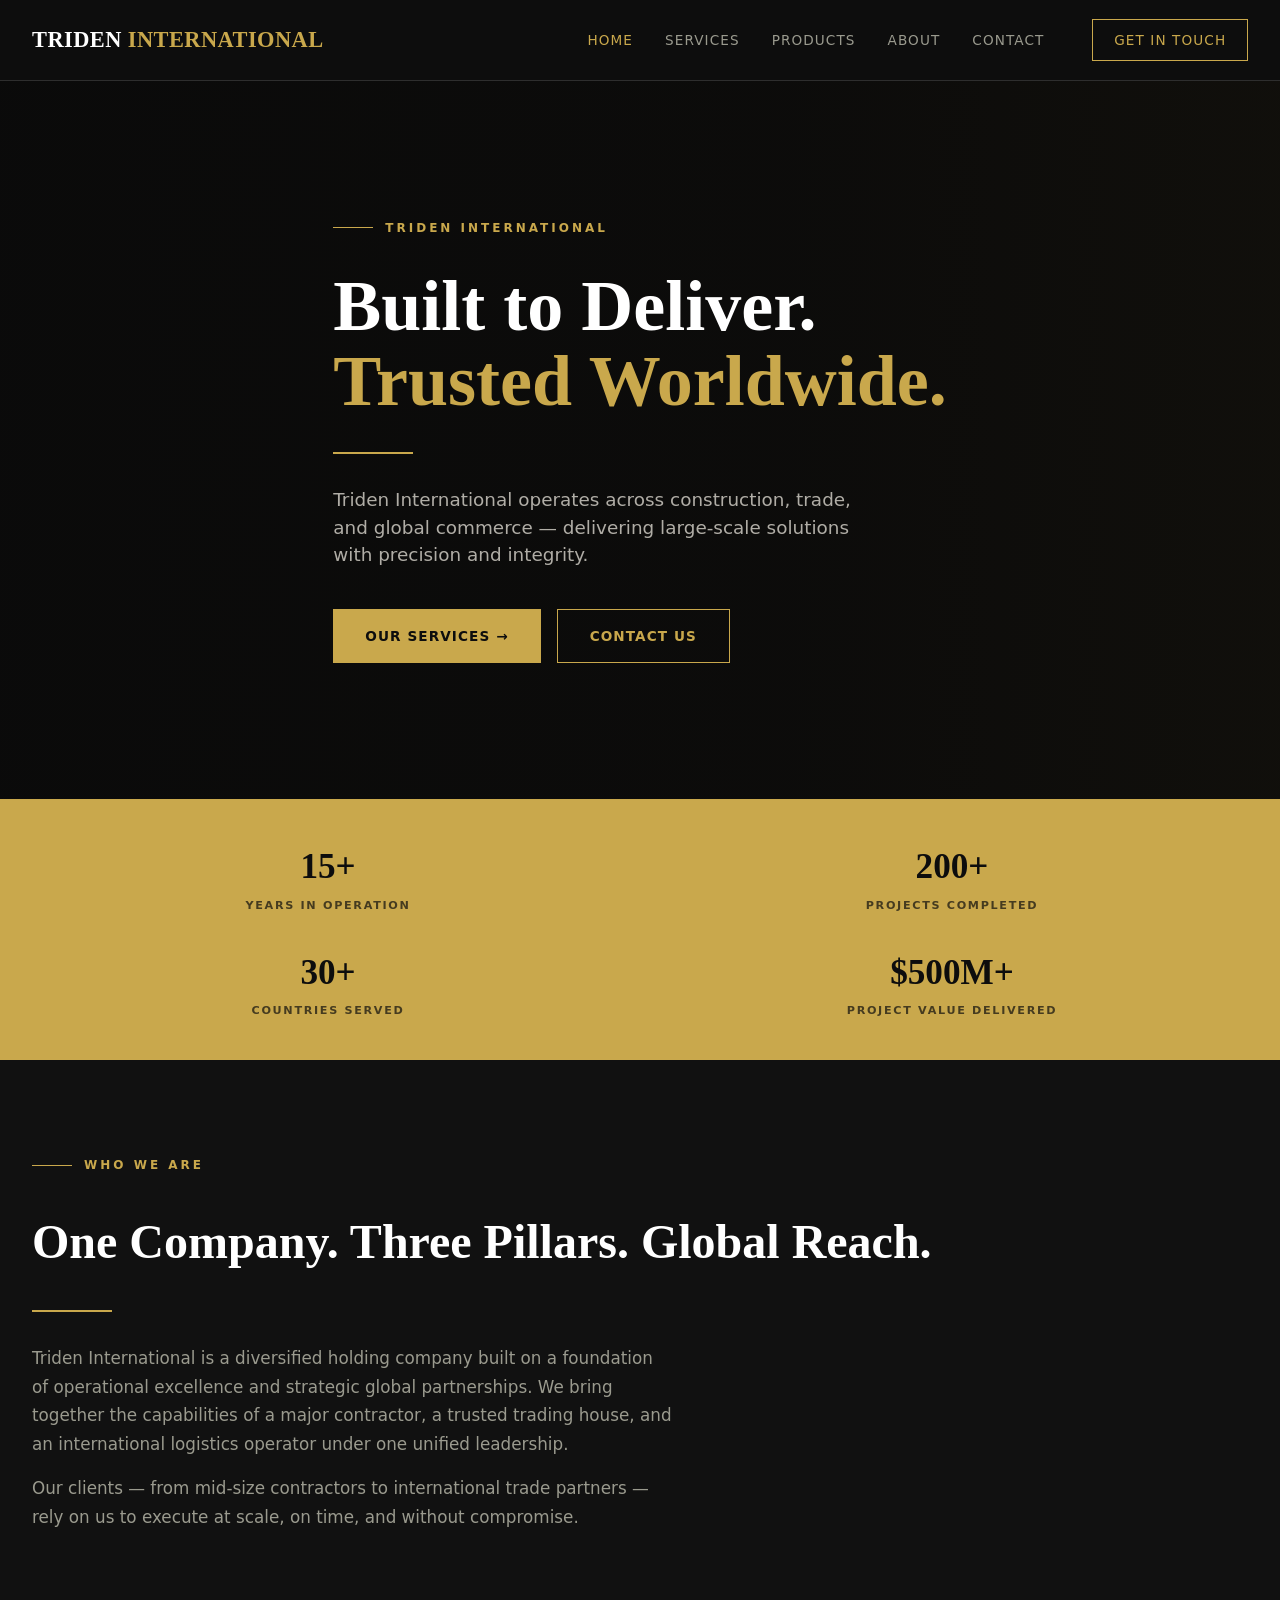
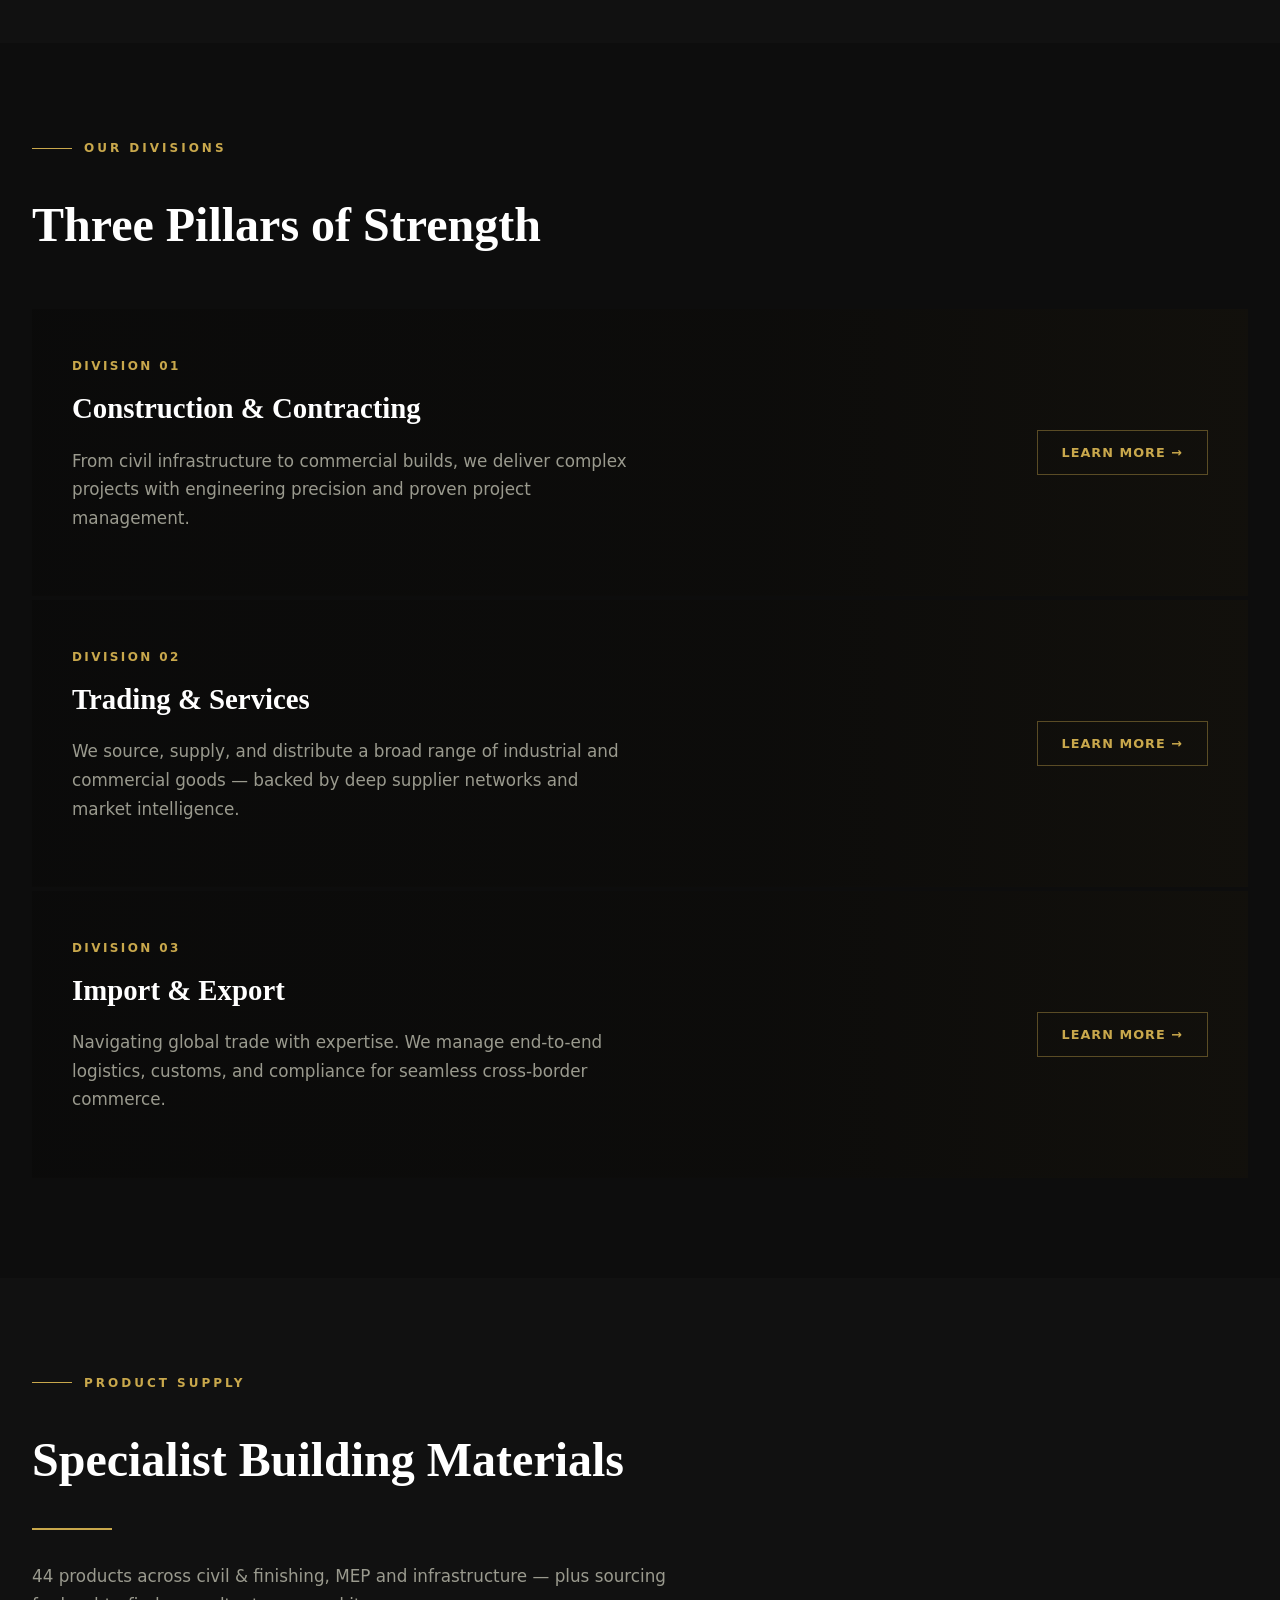
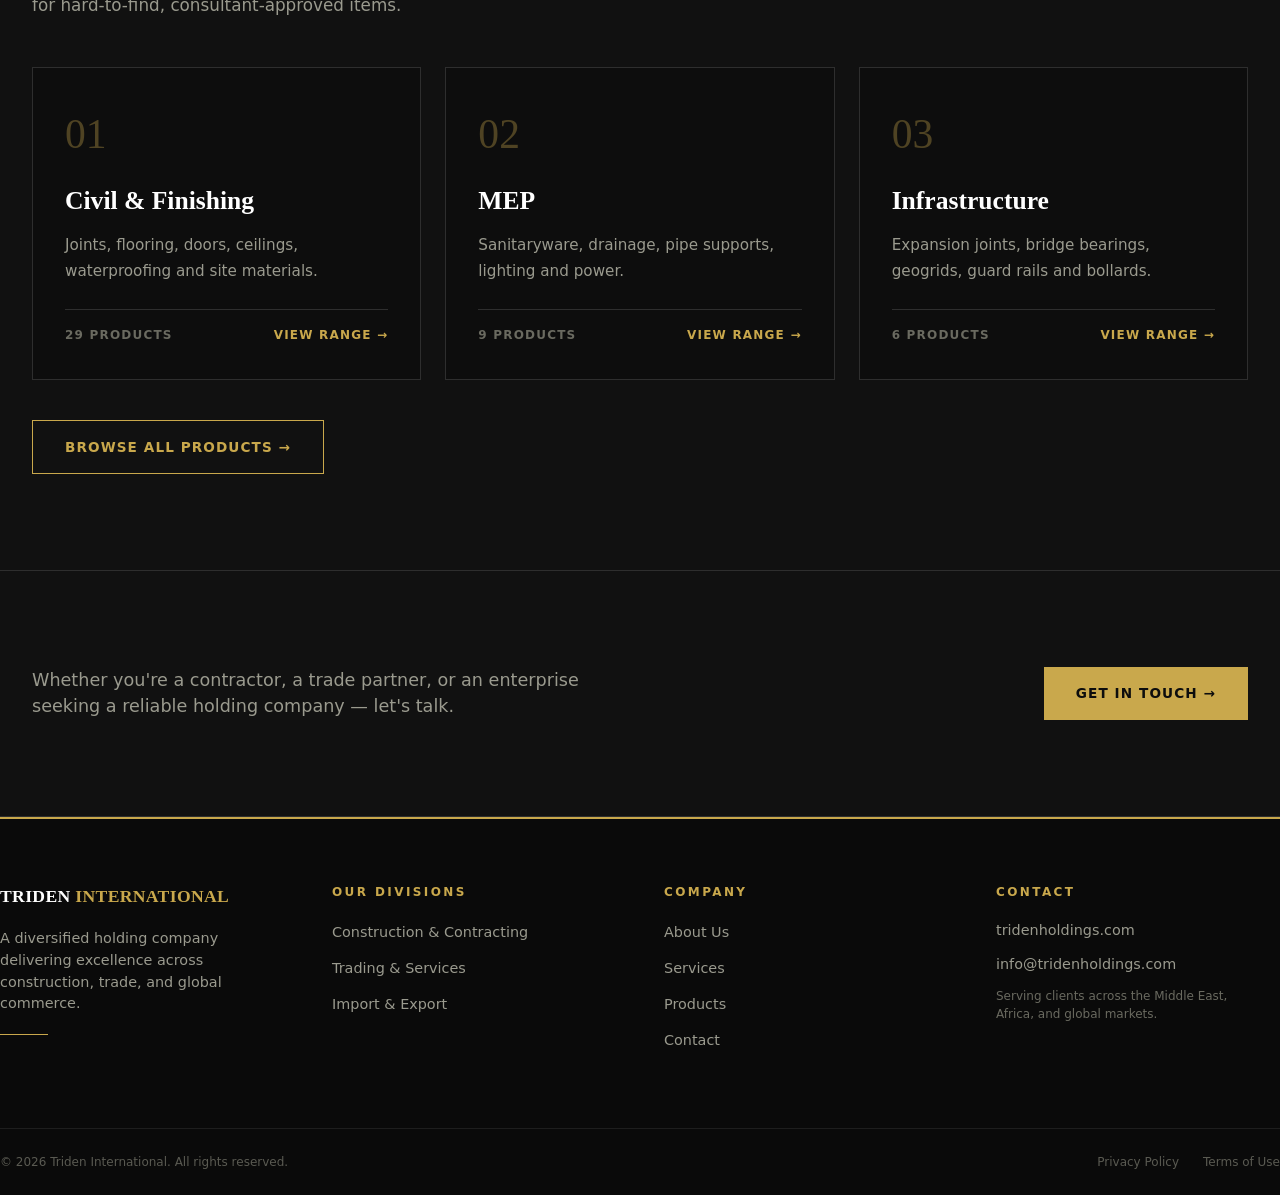
<file: index.html>
<!DOCTYPE html>
<html lang="en">
<head>
<meta charset="UTF-8">
<meta name="viewport" content="width=device-width, initial-scale=1.0">
<title>Triden International — Built to Deliver. Trusted Worldwide.</title>
<link rel="stylesheet" href="styles.css">
</head>
<body>

<header>
  <div class="container header-inner">
    <a href="index.html" class="logo">TRIDEN <span>INTERNATIONAL</span></a>
    <nav class="main-nav">
      <a href="index.html" class="active">Home</a>
      <a href="services.html">Services</a>
      <a href="products.html">Products</a>
      <a href="about.html">About</a>
      <a href="contact.html">Contact</a>
      <a href="contact.html" class="nav-cta">Get in Touch</a>
    </nav>
    <button class="menu-toggle" aria-label="Toggle menu">☰</button>
  </div>
</header>

<main>
  <section class="hero" style="background-image: linear-gradient(to right, rgba(10,10,10,.97), rgba(10,10,10,.85) 60%, rgba(10,10,10,.5)), url('https://picsum.photos/seed/triden-hero/1920/1080');">
    <div class="container hero-inner reveal">
      <div class="eyebrow"><div class="line"></div><span>Triden International</span></div>
      <h1 class="hero-title">Built to Deliver.</h1>
      <h1 class="hero-title accent">Trusted Worldwide.</h1>
      <div class="rule"></div>
      <p class="lead">Triden International operates across construction, trade, and global commerce — delivering large-scale solutions with precision and integrity.</p>
      <div class="hero-actions">
        <a href="services.html" class="btn btn-primary">Our Services →</a>
        <a href="contact.html" class="btn btn-outline">Contact Us</a>
      </div>
    </div>
  </section>

  <section class="stats">
    <div class="container stats-grid reveal">
      <div><div class="stat-value">15+</div><div class="stat-label">Years in Operation</div></div>
      <div><div class="stat-value">200+</div><div class="stat-label">Projects Completed</div></div>
      <div><div class="stat-value">30+</div><div class="stat-label">Countries Served</div></div>
      <div><div class="stat-value">$500M+</div><div class="stat-label">Project Value Delivered</div></div>
    </div>
  </section>

  <section class="section bg-panel">
    <div class="container reveal">
      <div class="eyebrow"><div class="line"></div><span>Who We Are</span></div>
      <h2>One Company. Three Pillars. Global Reach.</h2>
      <div class="rule"></div>
      <p>Triden International is a diversified holding company built on a foundation of operational excellence and strategic global partnerships. We bring together the capabilities of a major contractor, a trusted trading house, and an international logistics operator under one unified leadership.</p>
      <p>Our clients — from mid-size contractors to international trade partners — rely on us to execute at scale, on time, and without compromise.</p>
    </div>
  </section>

  <section class="section bg-dark">
    <div class="container">
      <div class="eyebrow"><div class="line"></div><span>Our Divisions</span></div>
      <h2 style="margin-bottom:3rem;">Three Pillars of Strength</h2>

      <div class="division reveal" style="background-image: linear-gradient(to right, rgba(10,10,10,.95), rgba(10,10,10,.8) 60%, rgba(10,10,10,.4)), url('https://picsum.photos/seed/triden-construction/900/400');">
        <div class="division-content">
          <div>
            <div class="division-tag">Division 01</div>
            <h3>Construction &amp; Contracting</h3>
            <p>From civil infrastructure to commercial builds, we deliver complex projects with engineering precision and proven project management.</p>
          </div>
          <a href="services.html" class="division-link">Learn More →</a>
        </div>
      </div>

      <div class="division reveal" style="background-image: linear-gradient(to right, rgba(10,10,10,.95), rgba(10,10,10,.8) 60%, rgba(10,10,10,.4)), url('https://picsum.photos/seed/triden-trading/900/400');">
        <div class="division-content">
          <div>
            <div class="division-tag">Division 02</div>
            <h3>Trading &amp; Services</h3>
            <p>We source, supply, and distribute a broad range of industrial and commercial goods — backed by deep supplier networks and market intelligence.</p>
          </div>
          <a href="services.html" class="division-link">Learn More →</a>
        </div>
      </div>

      <div class="division reveal" style="background-image: linear-gradient(to right, rgba(10,10,10,.95), rgba(10,10,10,.8) 60%, rgba(10,10,10,.4)), url('https://picsum.photos/seed/triden-importexport/900/400');">
        <div class="division-content">
          <div>
            <div class="division-tag">Division 03</div>
            <h3>Import &amp; Export</h3>
            <p>Navigating global trade with expertise. We manage end-to-end logistics, customs, and compliance for seamless cross-border commerce.</p>
          </div>
          <a href="services.html" class="division-link">Learn More →</a>
        </div>
      </div>
    </div>
  </section>

  <section class="section bg-panel">
    <div class="container">
      <div class="eyebrow"><div class="line"></div><span>Product Supply</span></div>
      <h2>Specialist Building Materials</h2>
      <div class="rule"></div>
      <p style="margin-bottom:3rem;">44 products across civil &amp; finishing, MEP and infrastructure — plus sourcing for hard-to-find, consultant-approved items.</p>
      <div class="sector-grid">
        <a class="sector-card reveal" href="products-civil.html"><div class="sector-num">01</div><h3>Civil &amp; Finishing</h3><p>Joints, flooring, doors, ceilings, waterproofing and site materials.</p><div class="sector-foot"><span>29 products</span><span>View range →</span></div></a>
        <a class="sector-card reveal" href="products-mep.html"><div class="sector-num">02</div><h3>MEP</h3><p>Sanitaryware, drainage, pipe supports, lighting and power.</p><div class="sector-foot"><span>9 products</span><span>View range →</span></div></a>
        <a class="sector-card reveal" href="products-infrastructure.html"><div class="sector-num">03</div><h3>Infrastructure</h3><p>Expansion joints, bridge bearings, geogrids, guard rails and bollards.</p><div class="sector-foot"><span>6 products</span><span>View range →</span></div></a>
      </div>
      <div style="margin-top:2.5rem;"><a href="products.html" class="btn btn-outline">Browse All Products →</a></div>
    </div>
  </section>

  <section class="cta-section">
    <div class="container cta-flex reveal">
      <p>Whether you're a contractor, a trade partner, or an enterprise seeking a reliable holding company — let's talk.</p>
      <a href="contact.html" class="btn btn-primary">Get in Touch →</a>
    </div>
  </section>
</main>

<footer>
  <div class="footer-top"></div>
  <div class="container footer-grid">
    <div>
      <div class="logo" style="font-size:1.1rem; margin-bottom:1.2rem;">TRIDEN <span>INTERNATIONAL</span></div>
      <p class="footer-desc">A diversified holding company delivering excellence across construction, trade, and global commerce.</p>
      <div class="footer-rule"></div>
    </div>
    <div>
      <h4>Our Divisions</h4>
      <ul>
        <li><a href="services.html">Construction &amp; Contracting</a></li>
        <li><a href="services.html">Trading &amp; Services</a></li>
        <li><a href="services.html">Import &amp; Export</a></li>
      </ul>
    </div>
    <div>
      <h4>Company</h4>
      <ul>
        <li><a href="about.html">About Us</a></li>
        <li><a href="services.html">Services</a></li>
        <li><a href="products.html">Products</a></li>
        <li><a href="contact.html">Contact</a></li>
      </ul>
    </div>
    <div>
      <h4>Contact</h4>
      <ul>
        <li class="contact-item">tridenholdings.com</li>
        <li class="contact-item">info@tridenholdings.com</li>
        <li class="contact-item small">Serving clients across the Middle East,<br>Africa, and global markets.</li>
      </ul>
    </div>
  </div>
  <div class="container footer-bottom">
    <p>© 2026 Triden International. All rights reserved.</p>
    <div class="footer-legal">
      <a href="privacy.html">Privacy Policy</a>
      <a href="terms.html">Terms of Use</a>
    </div>
  </div>
</footer>

<script src="script.js"></script>
</body>
</html>
</file>
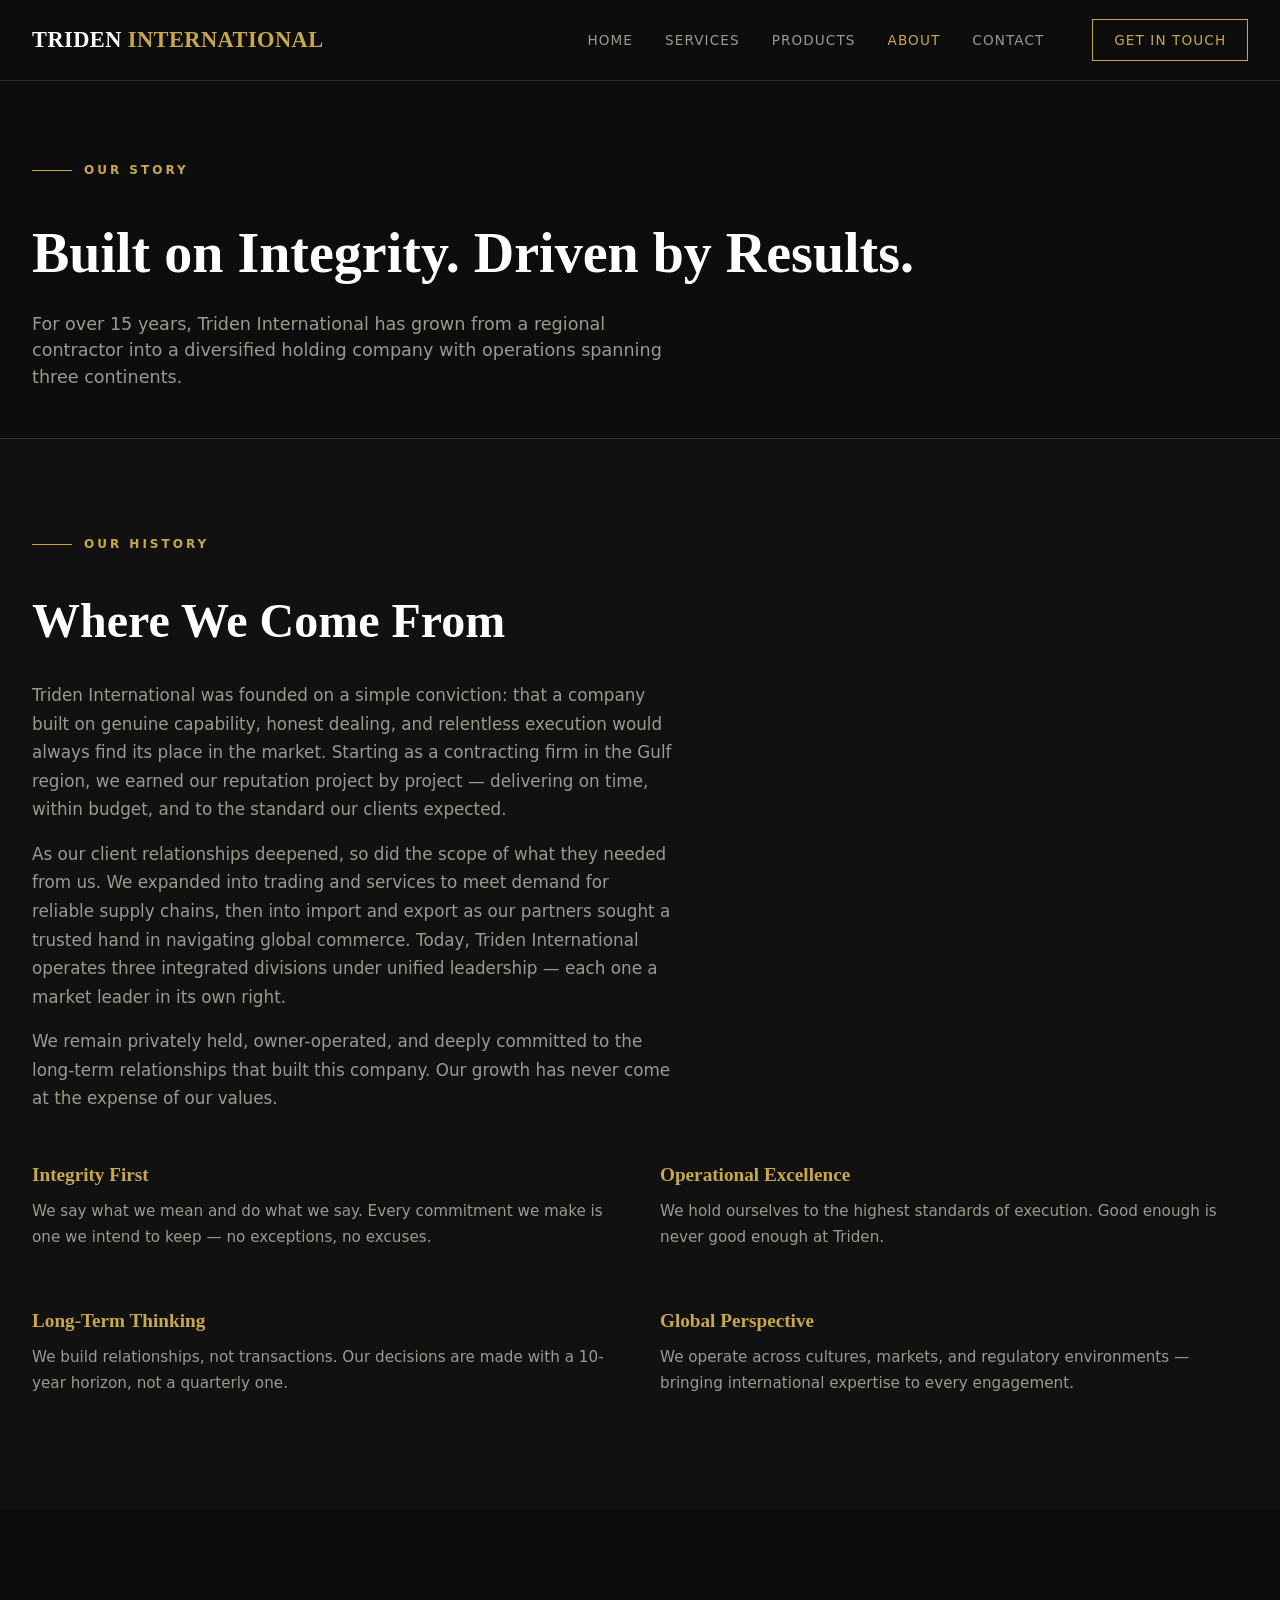
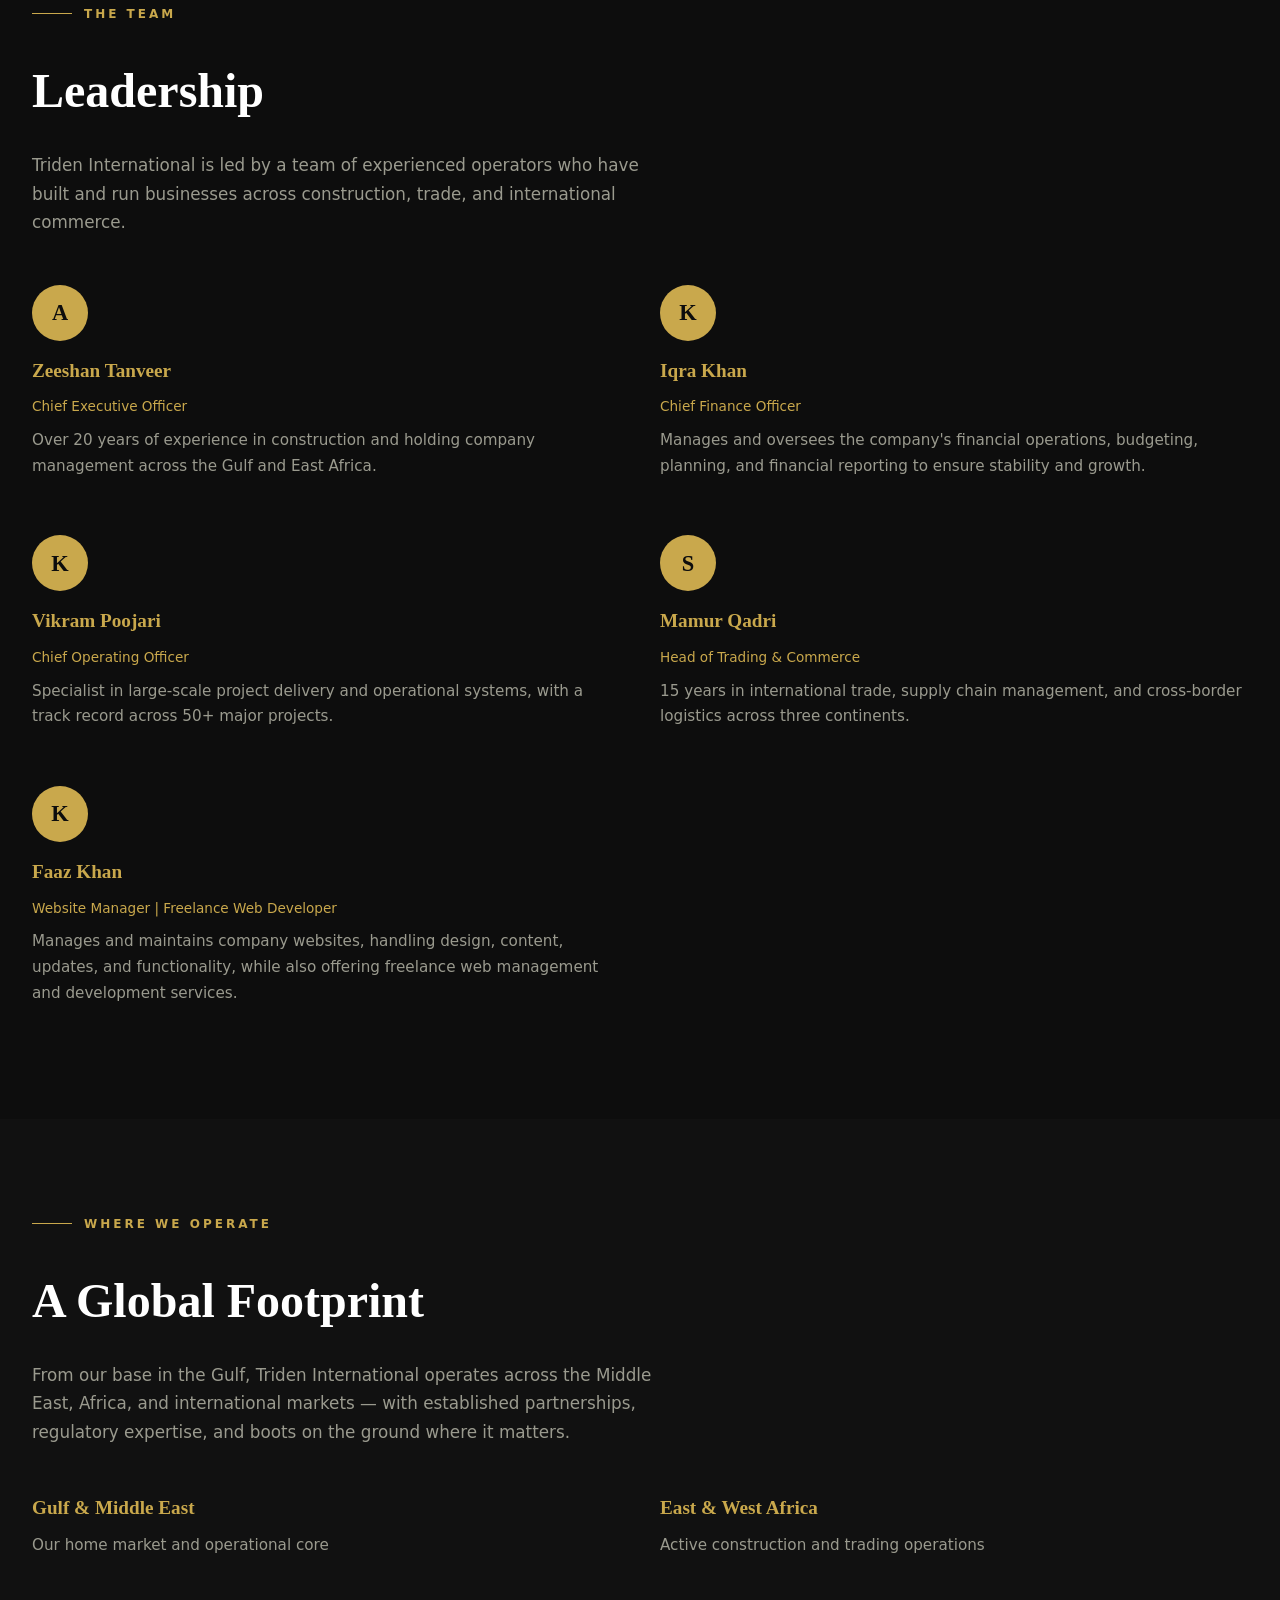
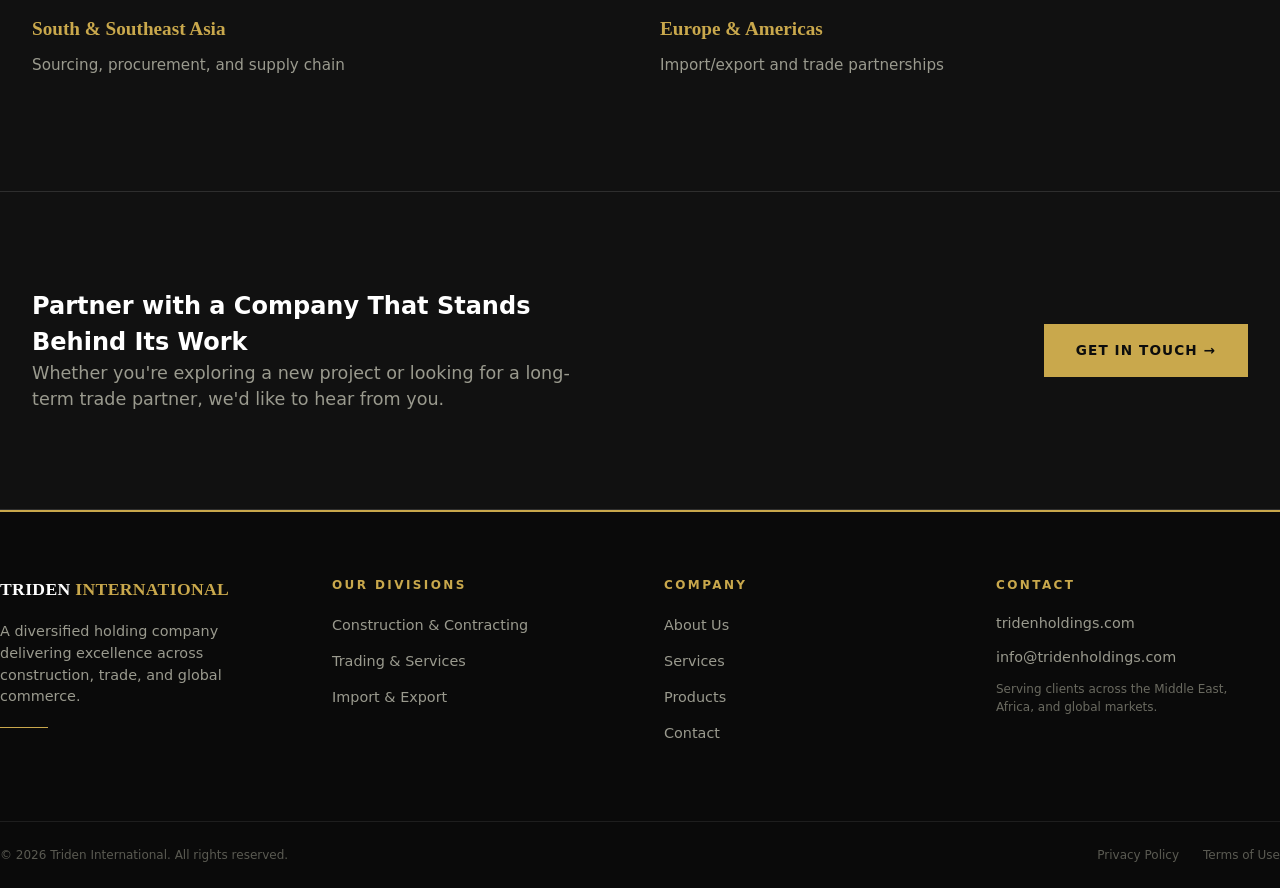
<file: about.html>
<!DOCTYPE html>
<html lang="en">
<head>
<meta charset="UTF-8">
<meta name="viewport" content="width=device-width, initial-scale=1.0">
<title>About — Triden International</title>
<link rel="stylesheet" href="styles.css">
</head>
<body>

<header>
  <div class="container header-inner">
    <a href="index.html" class="logo">TRIDEN <span>INTERNATIONAL</span></a>
    <nav class="main-nav">
      <a href="index.html">Home</a>
      <a href="services.html">Services</a>
      <a href="products.html">Products</a>
      <a href="about.html" class="active">About</a>
      <a href="contact.html">Contact</a>
      <a href="contact.html" class="nav-cta">Get in Touch</a>
    </nav>
    <button class="menu-toggle" aria-label="Toggle menu">☰</button>
  </div>
</header>

<main>
  <section class="page-header reveal">
    <div class="container">
      <div class="eyebrow"><div class="line"></div><span>Our Story</span></div>
      <h1>Built on Integrity. Driven by Results.</h1>
      <p>For over 15 years, Triden International has grown from a regional contractor into a diversified holding company with operations spanning three continents.</p>
    </div>
  </section>

  <section class="section bg-panel reveal">
    <div class="container">
      <div class="eyebrow"><div class="line"></div><span>Our History</span></div>
      <h2>Where We Come From</h2>
      <p>Triden International was founded on a simple conviction: that a company built on genuine capability, honest dealing, and relentless execution would always find its place in the market. Starting as a contracting firm in the Gulf region, we earned our reputation project by project — delivering on time, within budget, and to the standard our clients expected.</p>
      <p>As our client relationships deepened, so did the scope of what they needed from us. We expanded into trading and services to meet demand for reliable supply chains, then into import and export as our partners sought a trusted hand in navigating global commerce. Today, Triden International operates three integrated divisions under unified leadership — each one a market leader in its own right.</p>
      <p>We remain privately held, owner-operated, and deeply committed to the long-term relationships that built this company. Our growth has never come at the expense of our values.</p>

      <div class="advantage-grid" style="margin-top:3rem;">
        <div class="advantage-card reveal">
          <h4>Integrity First</h4>
          <p>We say what we mean and do what we say. Every commitment we make is one we intend to keep — no exceptions, no excuses.</p>
        </div>
        <div class="advantage-card reveal">
          <h4>Operational Excellence</h4>
          <p>We hold ourselves to the highest standards of execution. Good enough is never good enough at Triden.</p>
        </div>
        <div class="advantage-card reveal">
          <h4>Long-Term Thinking</h4>
          <p>We build relationships, not transactions. Our decisions are made with a 10-year horizon, not a quarterly one.</p>
        </div>
        <div class="advantage-card reveal">
          <h4>Global Perspective</h4>
          <p>We operate across cultures, markets, and regulatory environments — bringing international expertise to every engagement.</p>
        </div>
      </div>
    </div>
  </section>

  <section class="section bg-dark">
    <div class="container">
      <div class="eyebrow reveal"><div class="line"></div><span>The Team</span></div>
      <h2 class="reveal">Leadership</h2>
      <p class="reveal" style="margin-bottom:3rem;">Triden International is led by a team of experienced operators who have built and run businesses across construction, trade, and international commerce.</p>

      <div class="advantage-grid">
        <div class="advantage-card reveal">
          <div style="width:56px;height:56px;border-radius:50%;background:var(--gold);color:var(--bg-black);display:flex;align-items:center;justify-content:center;font-family:var(--font-heading);font-size:1.4rem;font-weight:700;margin-bottom:1rem;">A</div>
          <h4>Zeeshan Tanveer</h4>
          <p style="color:var(--gold); font-size:0.85rem; margin-bottom:0.6rem;">Chief Executive Officer</p>
          <p>Over 20 years of experience in construction and holding company management across the Gulf and East Africa.</p>
        </div>
        <div class="advantage-card reveal">
          <div style="width:56px;height:56px;border-radius:50%;background:var(--gold);color:var(--bg-black);display:flex;align-items:center;justify-content:center;font-family:var(--font-heading);font-size:1.4rem;font-weight:700;margin-bottom:1rem;">K</div>
          <h4>Iqra Khan</h4>
          <p style="color:var(--gold); font-size:0.85rem; margin-bottom:0.6rem;">Chief Finance Officer</p>
          <p>Manages and oversees the company's financial operations, budgeting, planning, and financial reporting to ensure stability and growth.</p>
        </div>
        <div class="advantage-card reveal">
          <div style="width:56px;height:56px;border-radius:50%;background:var(--gold);color:var(--bg-black);display:flex;align-items:center;justify-content:center;font-family:var(--font-heading);font-size:1.4rem;font-weight:700;margin-bottom:1rem;">K</div>
          <h4>Vikram Poojari</h4>
          <p style="color:var(--gold); font-size:0.85rem; margin-bottom:0.6rem;">Chief Operating Officer</p>
          <p>Specialist in large-scale project delivery and operational systems, with a track record across 50+ major projects.</p>
        </div>
        
        <div class="advantage-card reveal">
          <div style="width:56px;height:56px;border-radius:50%;background:var(--gold);color:var(--bg-black);display:flex;align-items:center;justify-content:center;font-family:var(--font-heading);font-size:1.4rem;font-weight:700;margin-bottom:1rem;">S</div>
          <h4>Mamur Qadri</h4>
          <p style="color:var(--gold); font-size:0.85rem; margin-bottom:0.6rem;">Head of Trading &amp; Commerce</p>
          <p>15 years in international trade, supply chain management, and cross-border logistics across three continents.</p>
        </div>
        <div class="advantage-card reveal">
          <div style="width:56px;height:56px;border-radius:50%;background:var(--gold);color:var(--bg-black);display:flex;align-items:center;justify-content:center;font-family:var(--font-heading);font-size:1.4rem;font-weight:700;margin-bottom:1rem;">K</div>
          <h4>Faaz Khan</h4>
          <p style="color:var(--gold); font-size:0.85rem; margin-bottom:0.6rem;">Website Manager | Freelance Web Developer </p>
          <p>Manages and maintains company websites, handling design, content, updates, and functionality, while also offering freelance web management and development services.</p>
        </div>
      </div>
    </div>
  </section>

  <section class="section bg-panel">
    <div class="container">
      <div class="eyebrow reveal"><div class="line"></div><span>Where We Operate</span></div>
      <h2 class="reveal">A Global Footprint</h2>
      <p class="reveal" style="margin-bottom:3rem;">From our base in the Gulf, Triden International operates across the Middle East, Africa, and international markets — with established partnerships, regulatory expertise, and boots on the ground where it matters.</p>

      <div class="advantage-grid">
        <div class="advantage-card reveal">
          <h4>Gulf &amp; Middle East</h4>
          <p>Our home market and operational core</p>
        </div>
        <div class="advantage-card reveal">
          <h4>East &amp; West Africa</h4>
          <p>Active construction and trading operations</p>
        </div>
        <div class="advantage-card reveal">
          <h4>South &amp; Southeast Asia</h4>
          <p>Sourcing, procurement, and supply chain</p>
        </div>
        <div class="advantage-card reveal">
          <h4>Europe &amp; Americas</h4>
          <p>Import/export and trade partnerships</p>
        </div>
      </div>
    </div>
  </section>

  <section class="cta-section">
    <div class="container cta-flex reveal">
      <div>
        <h2>Partner with a Company That Stands Behind Its Work</h2>
        <p>Whether you're exploring a new project or looking for a long-term trade partner, we'd like to hear from you.</p>
      </div>
      <a href="contact.html" class="btn btn-primary">Get in Touch →</a>
    </div>
  </section>
</main>

<footer>
  <div class="footer-top"></div>
  <div class="container footer-grid">
    <div>
      <div class="logo" style="font-size:1.1rem; margin-bottom:1.2rem;">TRIDEN <span>INTERNATIONAL</span></div>
      <p class="footer-desc">A diversified holding company delivering excellence across construction, trade, and global commerce.</p>
      <div class="footer-rule"></div>
    </div>
    <div>
      <h4>Our Divisions</h4>
      <ul>
        <li><a href="services.html">Construction &amp; Contracting</a></li>
        <li><a href="services.html">Trading &amp; Services</a></li>
        <li><a href="services.html">Import &amp; Export</a></li>
      </ul>
    </div>
    <div>
      <h4>Company</h4>
      <ul>
        <li><a href="about.html">About Us</a></li>
        <li><a href="services.html">Services</a></li>
        <li><a href="products.html">Products</a></li>
        <li><a href="contact.html">Contact</a></li>
      </ul>
    </div>
    <div>
      <h4>Contact</h4>
      <ul>
        <li class="contact-item">tridenholdings.com</li>
        <li class="contact-item">info@tridenholdings.com</li>
        <li class="contact-item small">Serving clients across the Middle East,<br>Africa, and global markets.</li>
      </ul>
    </div>
  </div>
  <div class="container footer-bottom">
    <p>© 2026 Triden International. All rights reserved.</p>
    <div class="footer-legal">
      <a href="privacy.html">Privacy Policy</a>
      <a href="terms.html">Terms of Use</a>
    </div>
  </div>
</footer>

<script src="script.js"></script>
</body>
</html>
</file>
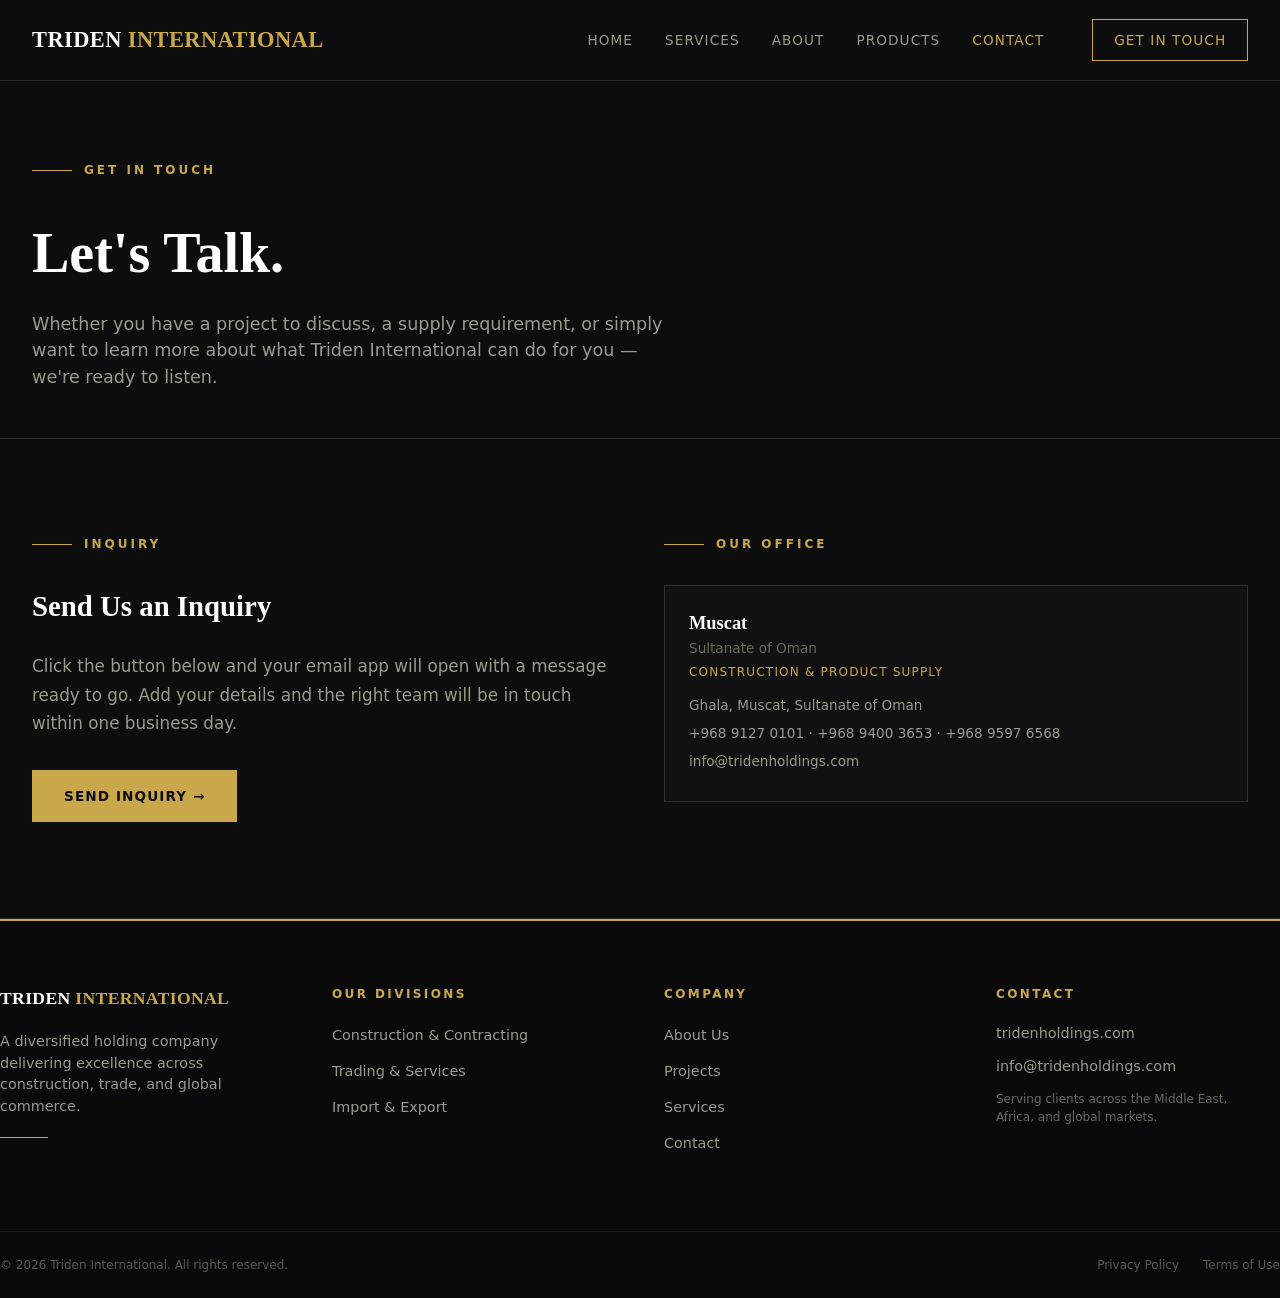
<file: contact.html>
<!DOCTYPE html>
<html lang="en">

<head>
  <meta charset="UTF-8">
  <meta name="viewport" content="width=device-width, initial-scale=1.0">
  <title>Contact — Triden International</title>
  <link rel="stylesheet" href="styles.css">
</head>

<body>

  <header>
    <div class="container header-inner">
      <a href="index.html" class="logo">TRIDEN <span>INTERNATIONAL</span></a>
      <nav class="main-nav">
        <a href="index.html">Home</a>
        <a href="services.html">Services</a>
        <a href="about.html">About</a>
        <a href="products.html">Products</a>
        <a href="contact.html" class="active">Contact</a>
        <a href="contact.html" class="nav-cta">Get in Touch</a>
      </nav>
      <button class="menu-toggle" aria-label="Toggle menu">☰</button>
    </div>
  </header>

  <main>
    <section class="page-header reveal">
      <div class="container">
        <div class="eyebrow">
          <div class="line"></div><span>Get in Touch</span>
        </div>
        <h1>Let's Talk.</h1>
        <p>Whether you have a project to discuss, a supply requirement, or simply want to learn more about what Triden
          International can do for you — we're ready to listen.</p>
      </div>
    </section>

    <section class="section bg-dark">
      <div class="container">
        <div class="contact-wrap">
          <div class="reveal">
            <div class="eyebrow">
              <div class="line"></div><span>Inquiry</span>
            </div>
            <h2 style="font-size:1.8rem;">Send Us an Inquiry</h2>
            <p style="margin-bottom:2rem;">Click the button below and your email app will open with a message ready to
              go. Add your details and the right team will be in touch within one business day.</p>

            <a href="mailto:info@tridenholdings.com?subject=Website%20Inquiry%20%E2%80%94%20Triden%20International&amp;body=Hello%20Triden%20International%2C%0D%0A%0D%0AName%3A%20%0D%0ACompany%3A%20%0D%0APhone%3A%20%0D%0A%0D%0AInquiry%3A%20%0D%0A"
              class="btn btn-primary submit-btn">Send Inquiry →</a>
          </div>

          <div class="reveal">
            <div class="eyebrow">
              <div class="line"></div><span>Our Office</span>
            </div>
            <div class="offices-grid" style="margin-top:2rem;">

              <div class="office-card">
                <h4>Muscat</h4>
                <div class="office-country">Sultanate of Oman</div>
                <div class="office-role">Construction &amp; Product Supply</div>
                <p>Ghala, Muscat, Sultanate of Oman</p>
                <p>+968 9127 0101 · +968 9400 3653 · +968 9597 6568</p>
                <p>info@tridenholdings.com</p>
              </div>

            </div>
          </div>
        </div>
      </div>
    </section>
  </main>

  <footer>
    <div class="footer-top"></div>
    <div class="container footer-grid">
      <div>
        <div class="logo" style="font-size:1.1rem; margin-bottom:1.2rem;">TRIDEN <span>INTERNATIONAL</span></div>
        <p class="footer-desc">A diversified holding company delivering excellence across construction, trade, and
          global commerce.</p>
        <div class="footer-rule"></div>
      </div>
      <div>
        <h4>Our Divisions</h4>
        <ul>
          <li><a href="services.html">Construction &amp; Contracting</a></li>
          <li><a href="services.html">Trading &amp; Services</a></li>
          <li><a href="services.html">Import &amp; Export</a></li>
        </ul>
      </div>
      <div>
        <h4>Company</h4>
        <ul>
          <li><a href="about.html">About Us</a></li>
          <li><a href="projects.html">Projects</a></li>
          <li><a href="services.html">Services</a></li>
          <li><a href="contact.html">Contact</a></li>
        </ul>
      </div>
      <div>
        <h4>Contact</h4>
        <ul>
          <li class="contact-item">tridenholdings.com</li>
          <li class="contact-item">info@tridenholdings.com</li>
          <li class="contact-item small">Serving clients across the Middle East,<br>Africa, and global markets.</li>
        </ul>
      </div>
    </div>
    <div class="container footer-bottom">
      <p>© 2026 Triden International. All rights reserved.</p>
      <div class="footer-legal">
        <a href="privacy.html">Privacy Policy</a>
        <a href="terms.html">Terms of Use</a>
      </div>
    </div>
  </footer>

  <script src="script.js"></script>
</body>

</html>
</file>
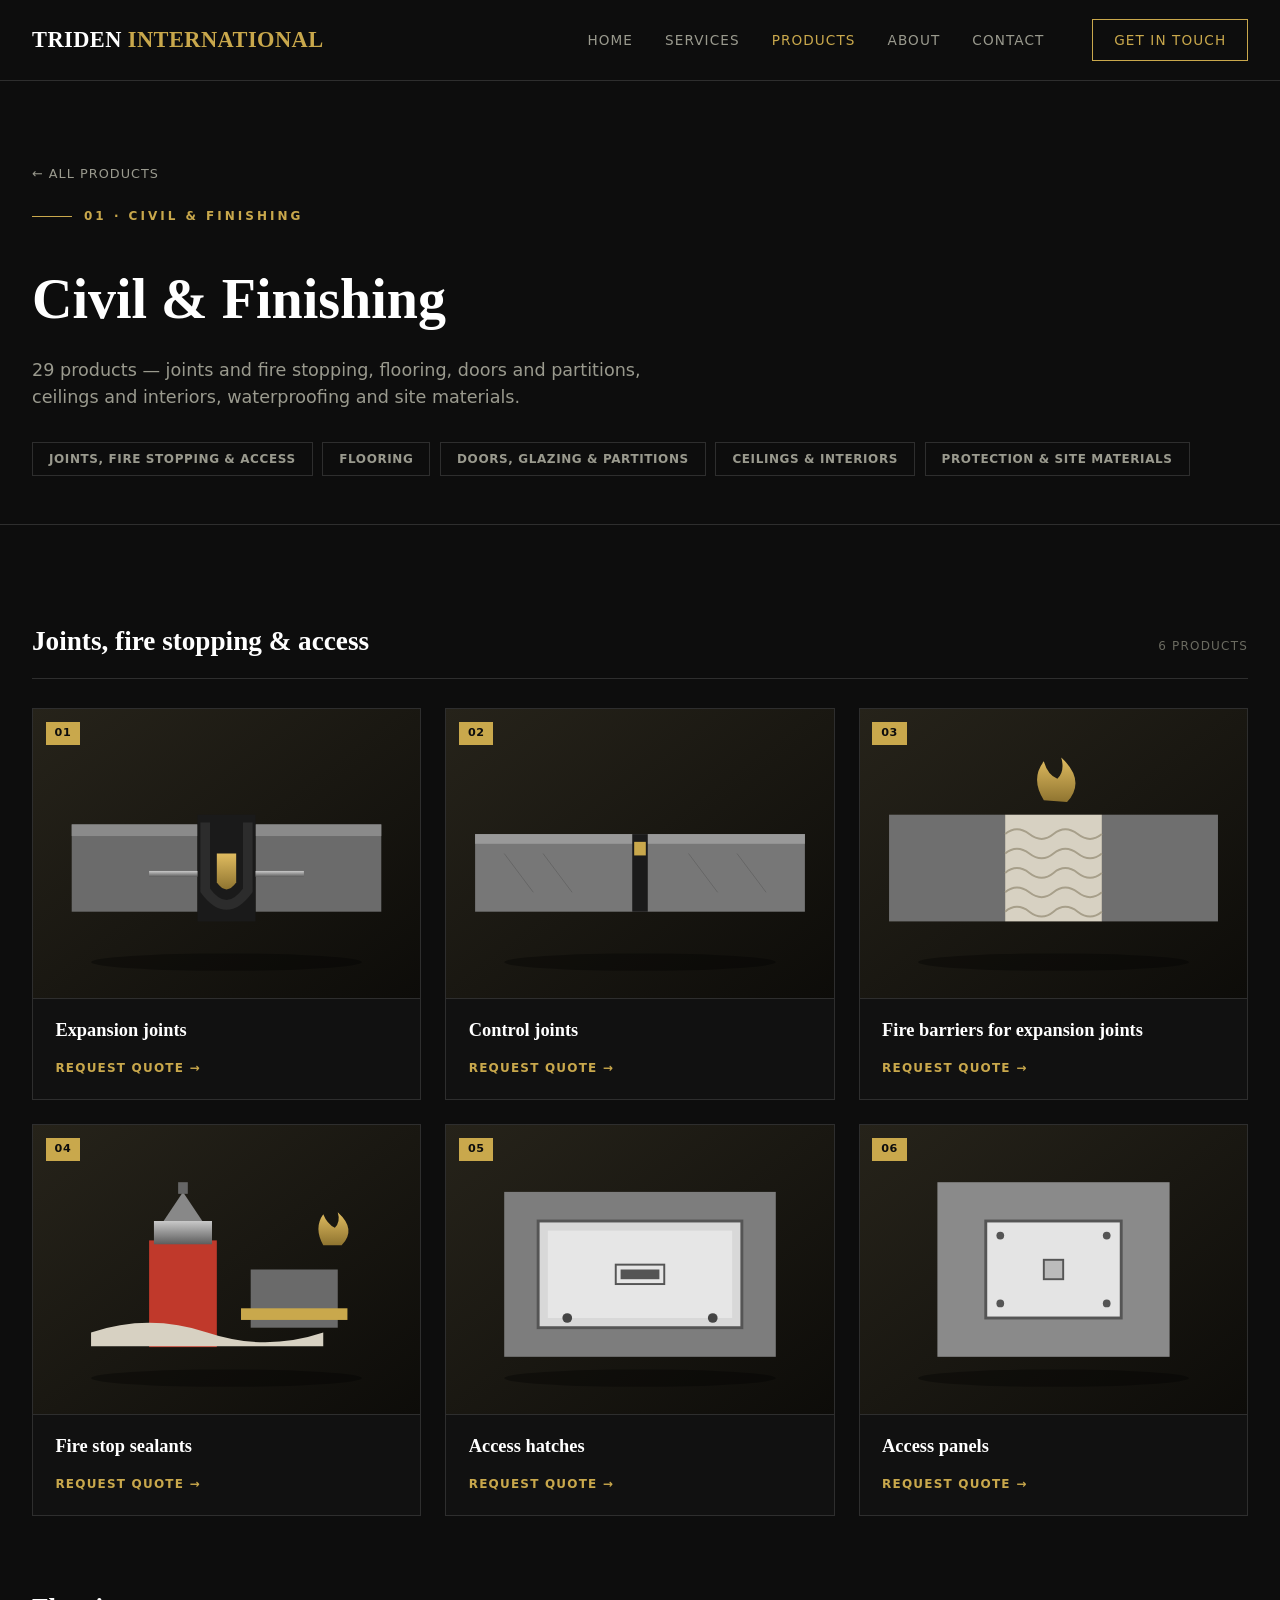
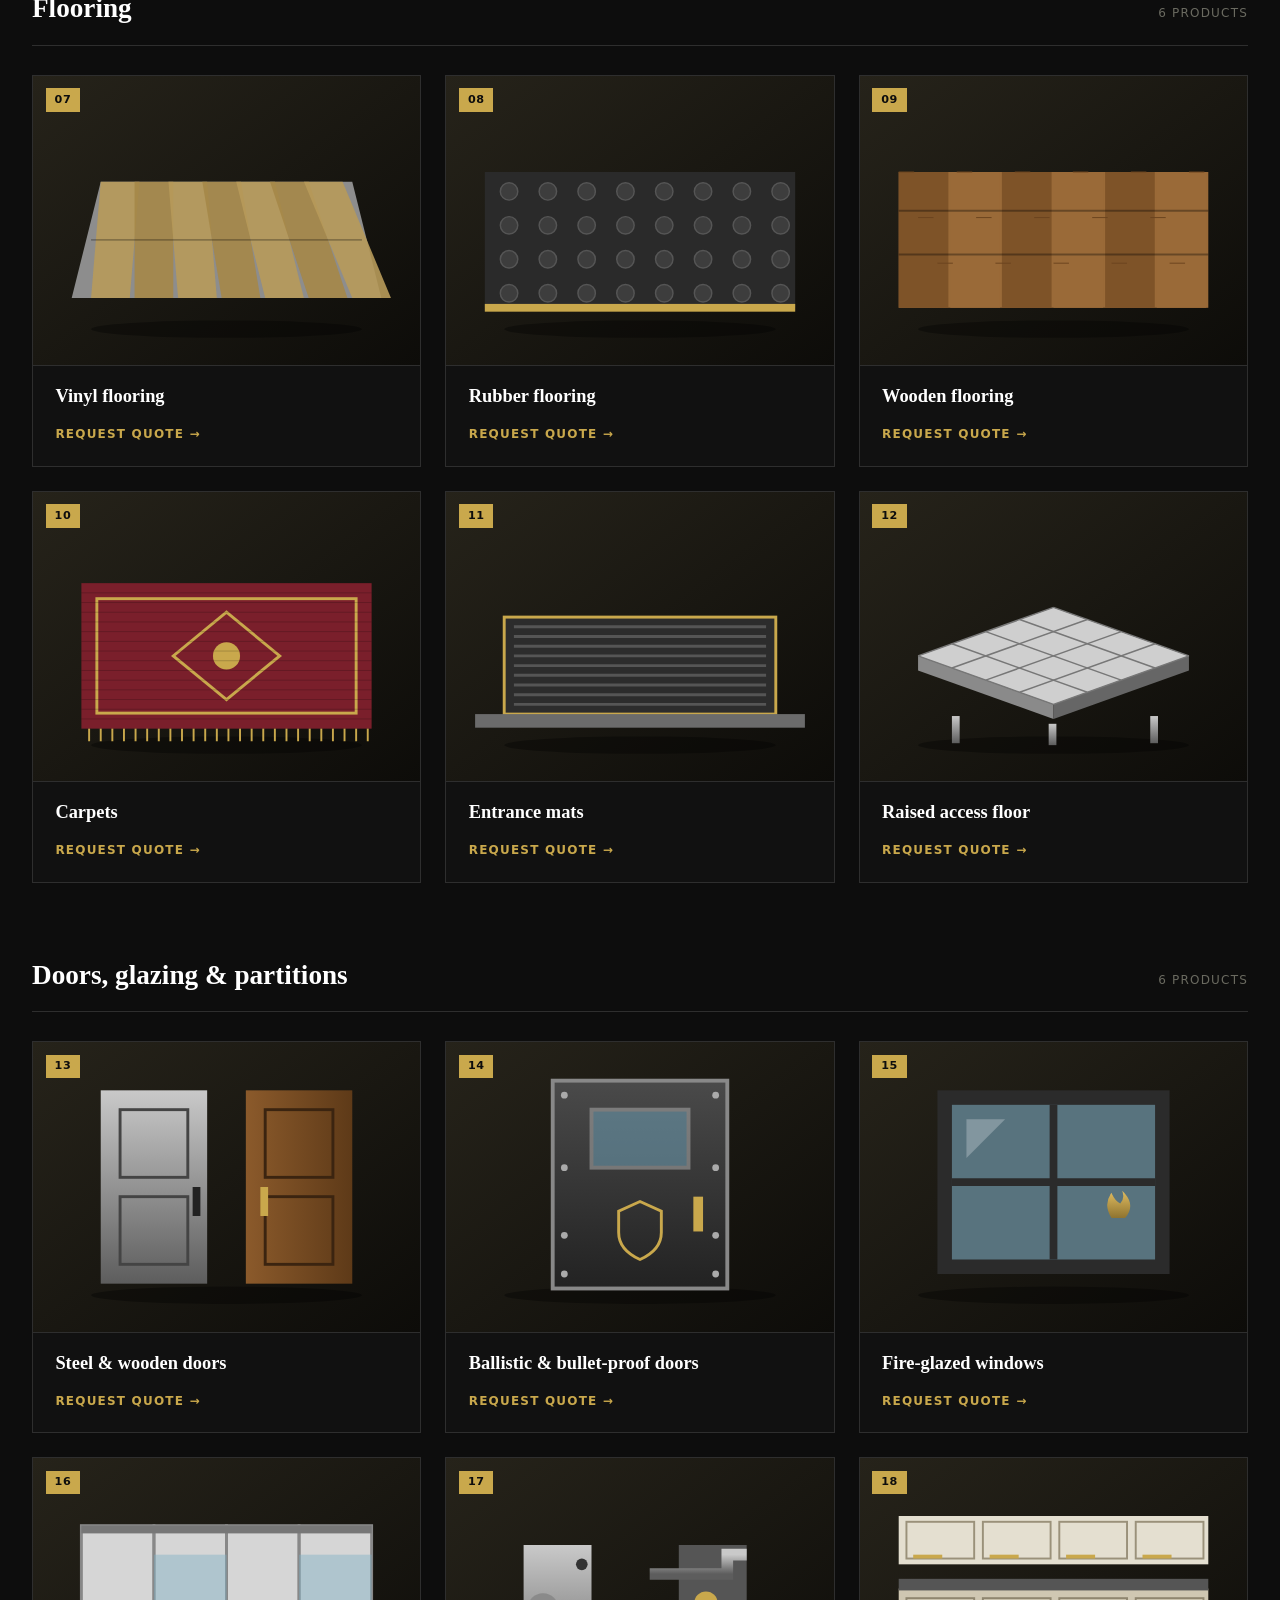
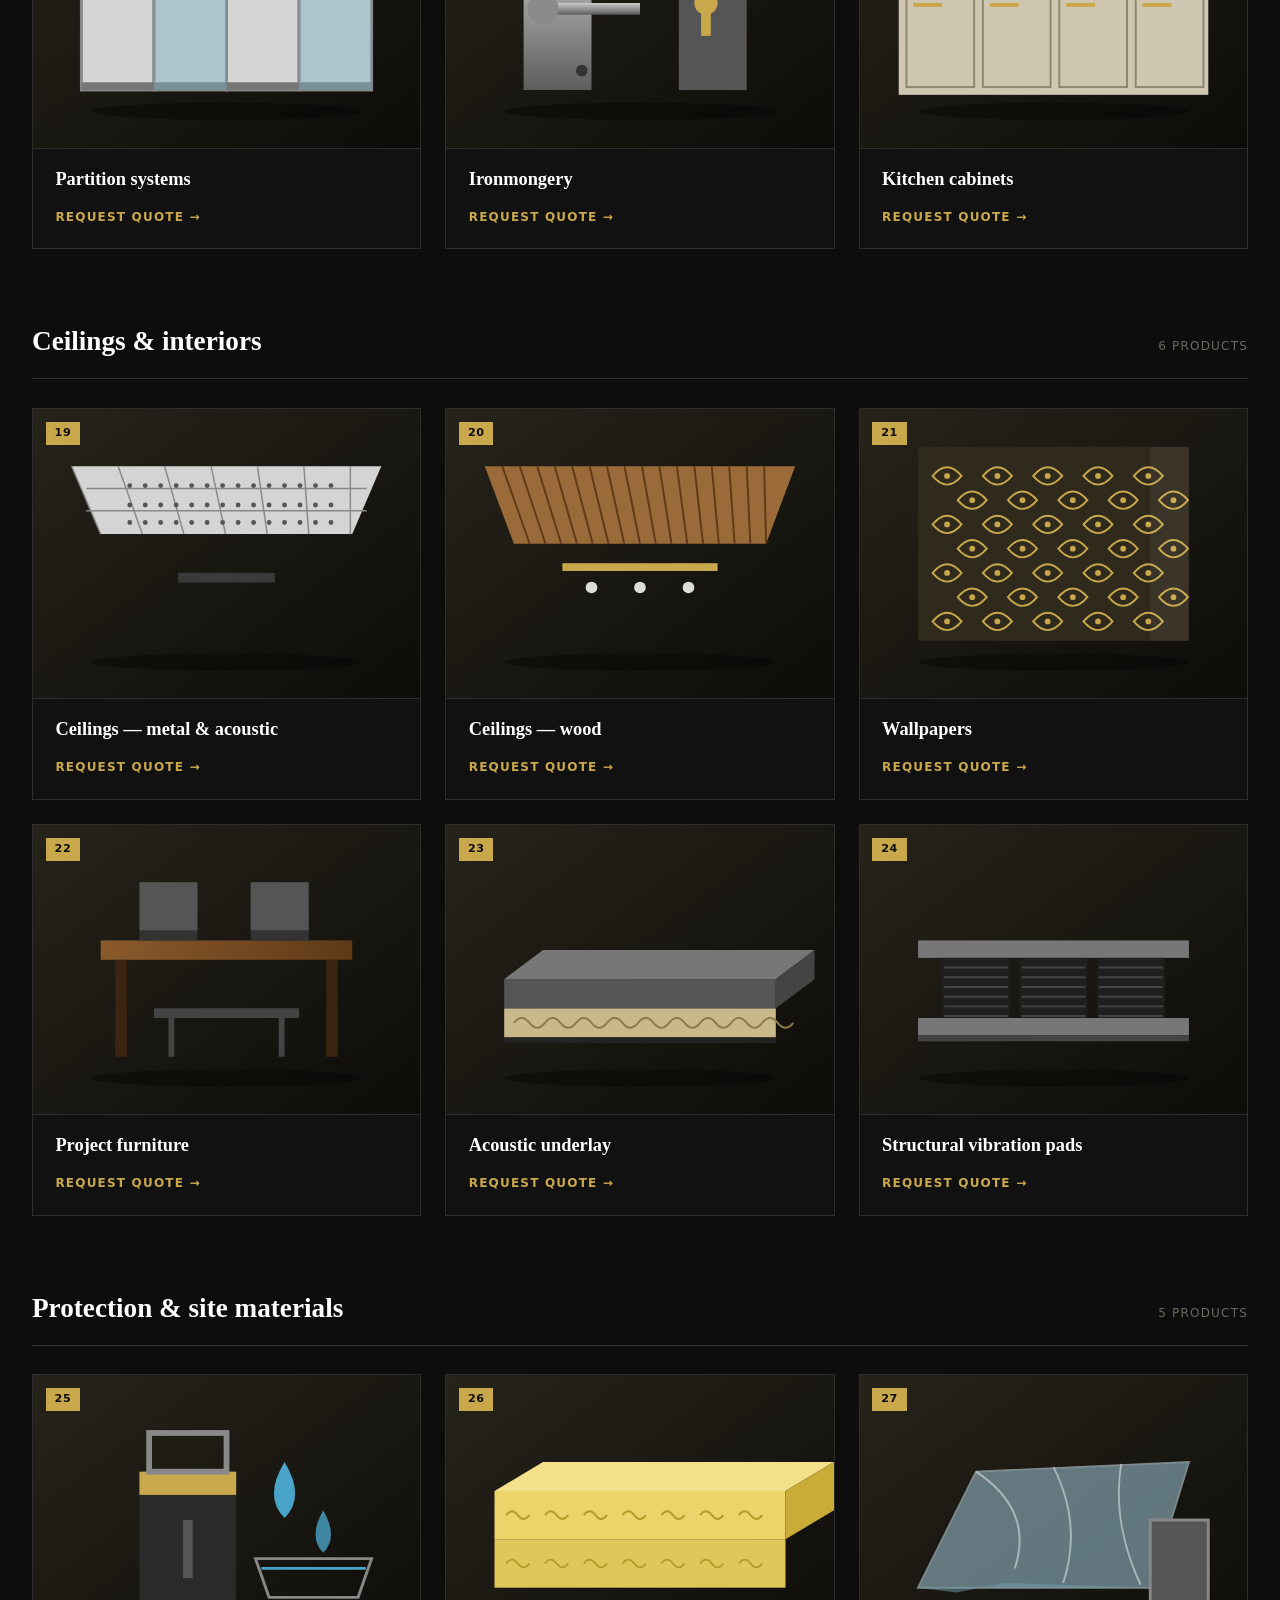
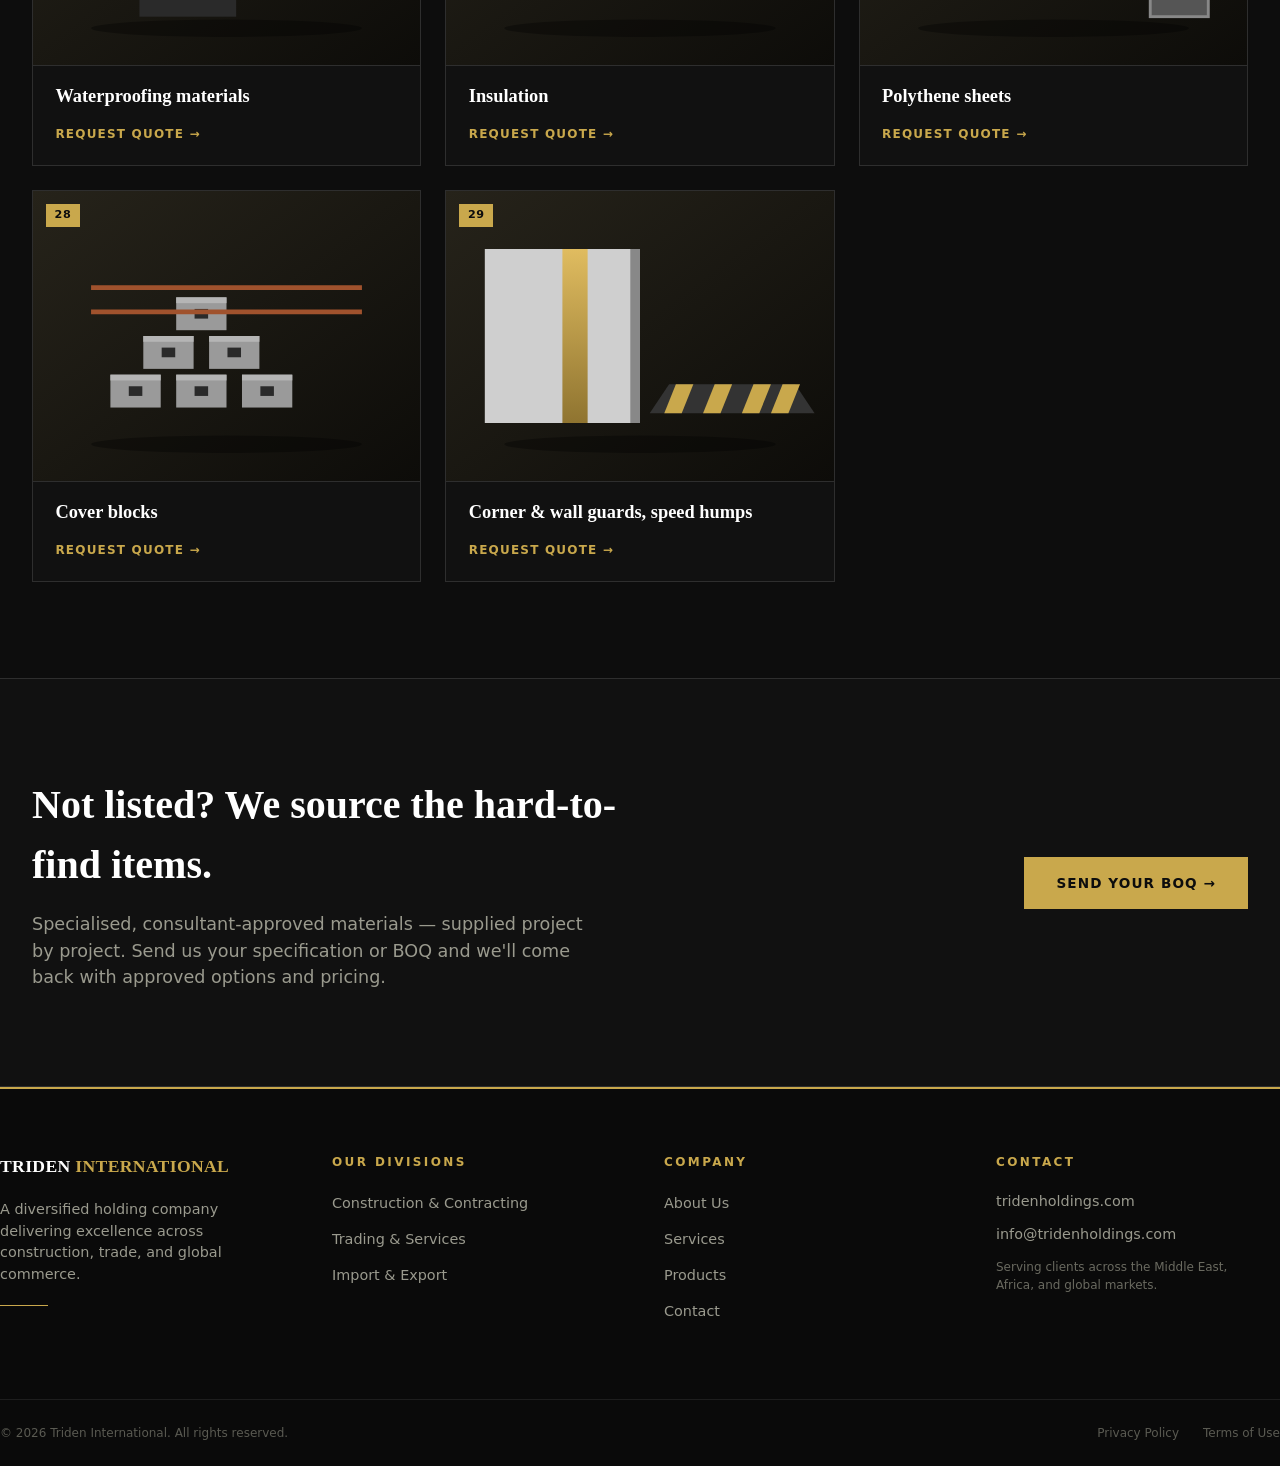
<file: products-civil.html>
<!DOCTYPE html>
<html lang="en">
<head>
<meta charset="UTF-8">
<meta name="viewport" content="width=device-width, initial-scale=1.0">
<title>Civil & Finishing Products — Triden International</title>
<link rel="stylesheet" href="styles.css">
</head>
<body>

<header>
  <div class="container header-inner">
    <a href="index.html" class="logo">TRIDEN <span>INTERNATIONAL</span></a>
    <nav class="main-nav">
      <a href="index.html">Home</a>
      <a href="services.html">Services</a>
      <a href="products.html" class="active">Products</a>
      <a href="about.html">About</a>
      <a href="contact.html">Contact</a>
      <a href="contact.html" class="nav-cta">Get in Touch</a>
    </nav>
    <button class="menu-toggle" aria-label="Toggle menu">☰</button>
  </div>
</header>

<main>
  <section class="page-header reveal">
    <div class="container">
      <a href="products.html" class="back-link">← All products</a>
      <div class="eyebrow"><div class="line"></div><span>01 · Civil &amp; Finishing</span></div>
      <h1>Civil &amp; Finishing</h1>
      <p>29 products — joints and fire stopping, flooring, doors and partitions, ceilings and interiors, waterproofing and site materials.</p>
      <div class="group-jump" id="group-jump"></div>
    </div>
  </section>

  <section class="section bg-dark">
    <div class="container">
      <div id="product-groups" data-sector="civil"></div>
    </div>
  </section>

  <section class="cta-section">
    <div class="container cta-flex reveal">
      <div>
        <h2 style="font-family:var(--font-heading);font-size:clamp(1.8rem,3.5vw,2.5rem);margin-bottom:1rem;">Not listed? We source the hard-to-find items.</h2>
        <p>Specialised, consultant-approved materials — supplied project by project. Send us your specification or BOQ and we'll come back with approved options and pricing.</p>
      </div>
      <a href="contact.html" class="btn btn-primary">Send Your BOQ →</a>
    </div>
  </section>
</main>

<footer>
  <div class="footer-top"></div>
  <div class="container footer-grid">
    <div>
      <div class="logo" style="font-size:1.1rem; margin-bottom:1.2rem;">TRIDEN <span>INTERNATIONAL</span></div>
      <p class="footer-desc">A diversified holding company delivering excellence across construction, trade, and global commerce.</p>
      <div class="footer-rule"></div>
    </div>
    <div>
      <h4>Our Divisions</h4>
      <ul>
        <li><a href="services.html">Construction &amp; Contracting</a></li>
        <li><a href="services.html">Trading &amp; Services</a></li>
        <li><a href="services.html">Import &amp; Export</a></li>
      </ul>
    </div>
    <div>
      <h4>Company</h4>
      <ul>
        <li><a href="about.html">About Us</a></li>
        <li><a href="services.html">Services</a></li>
        <li><a href="products.html">Products</a></li>
        <li><a href="contact.html">Contact</a></li>
      </ul>
    </div>
    <div>
      <h4>Contact</h4>
      <ul>
        <li class="contact-item">tridenholdings.com</li>
        <li class="contact-item">info@tridenholdings.com</li>
        <li class="contact-item small">Serving clients across the Middle East,<br>Africa, and global markets.</li>
      </ul>
    </div>
  </div>
  <div class="container footer-bottom">
    <p>© 2026 Triden International. All rights reserved.</p>
    <div class="footer-legal">
      <a href="privacy.html">Privacy Policy</a>
      <a href="terms.html">Terms of Use</a>
    </div>
  </div>
</footer>

<script src="products.js"></script>
<script src="products-ui.js"></script>
<script src="script.js"></script>
</body>
</html>
</file>
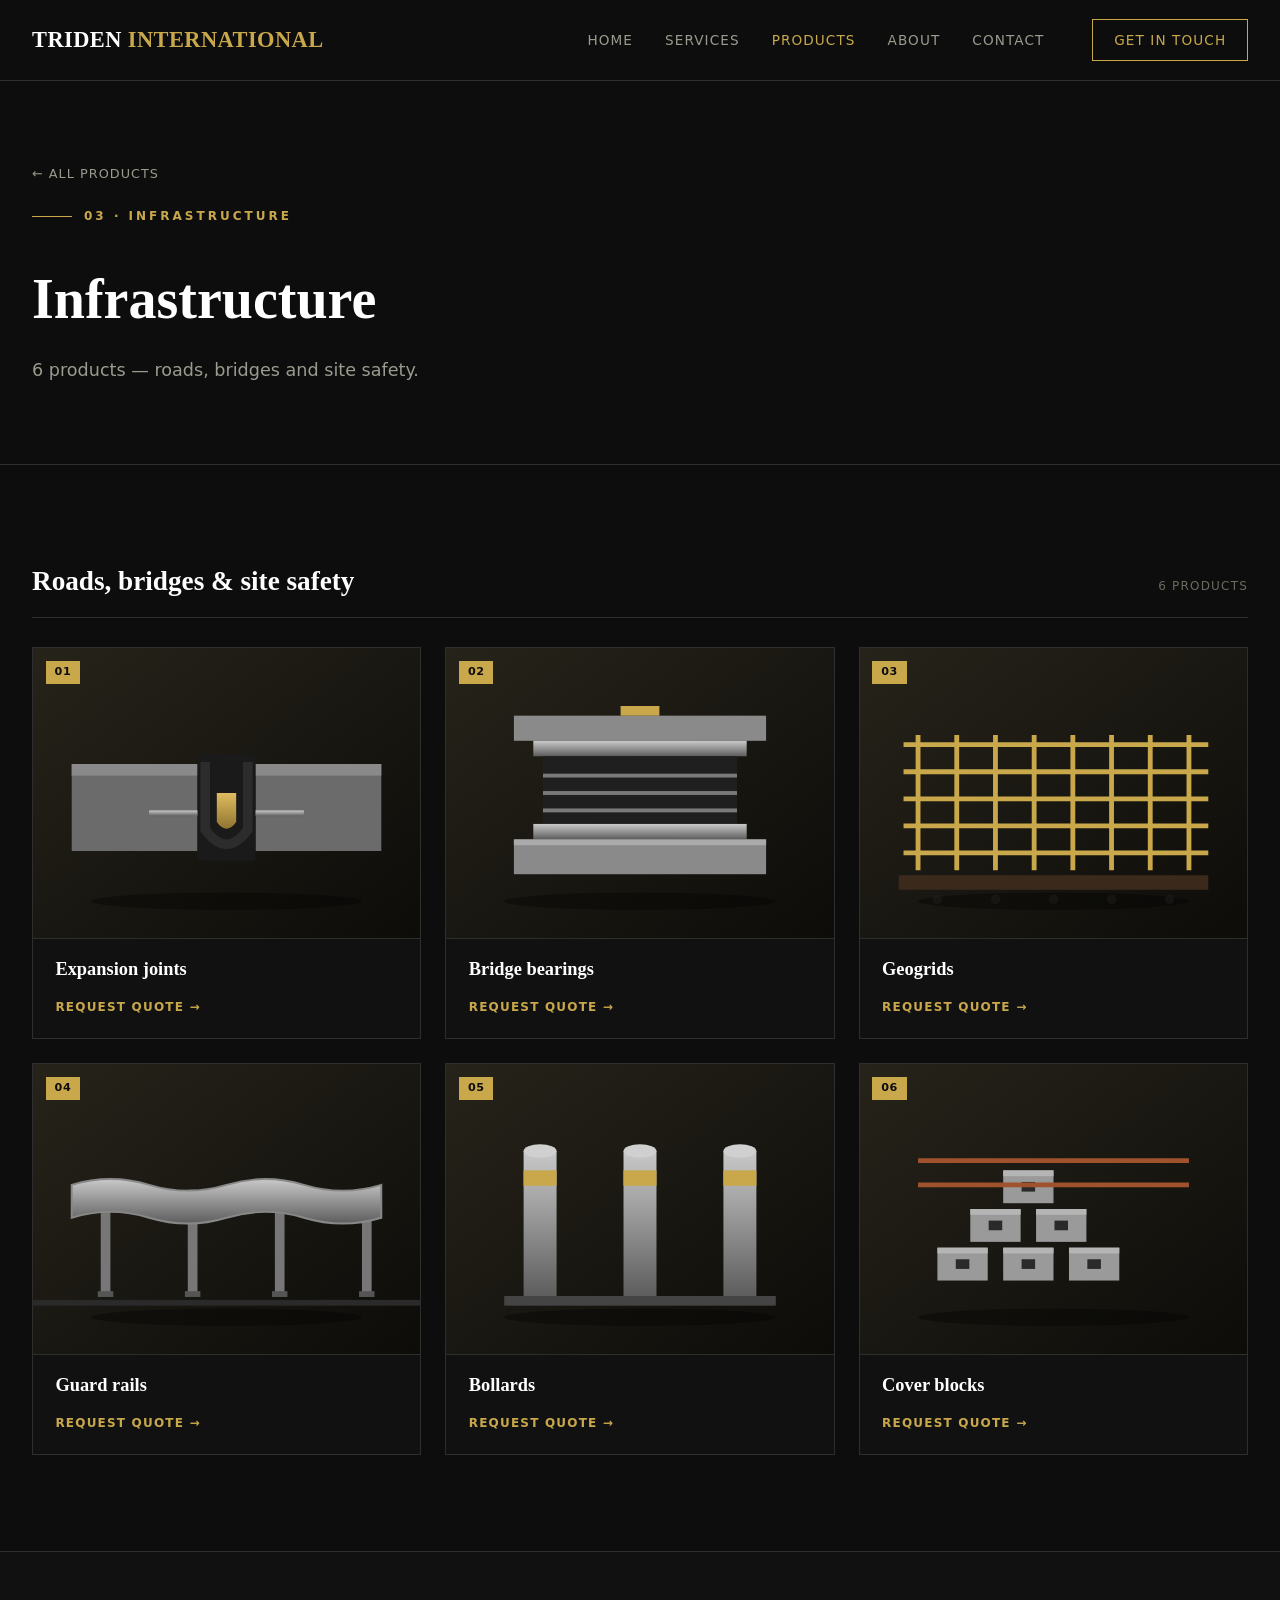
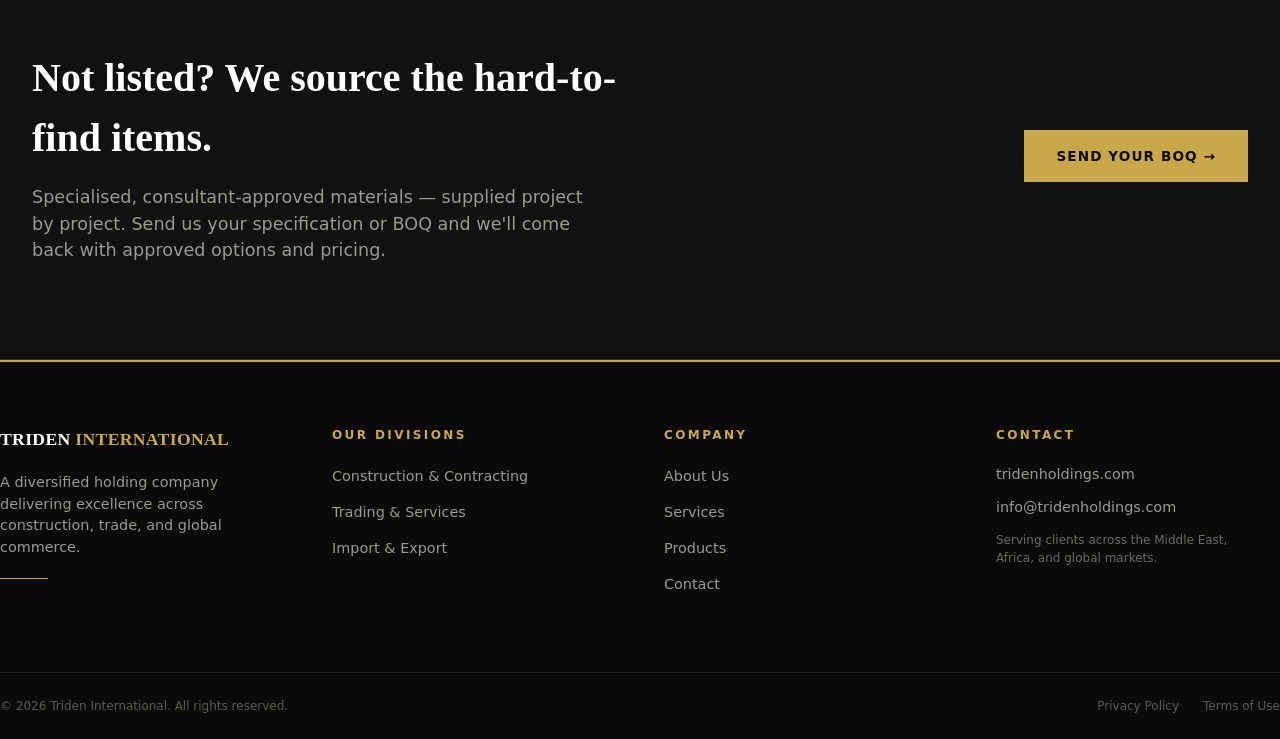
<file: products-infrastructure.html>
<!DOCTYPE html>
<html lang="en">
<head>
<meta charset="UTF-8">
<meta name="viewport" content="width=device-width, initial-scale=1.0">
<title>Infrastructure Products — Triden International</title>
<link rel="stylesheet" href="styles.css">
</head>
<body>

<header>
  <div class="container header-inner">
    <a href="index.html" class="logo">TRIDEN <span>INTERNATIONAL</span></a>
    <nav class="main-nav">
      <a href="index.html">Home</a>
      <a href="services.html">Services</a>
      <a href="products.html" class="active">Products</a>
      <a href="about.html">About</a>
      <a href="contact.html">Contact</a>
      <a href="contact.html" class="nav-cta">Get in Touch</a>
    </nav>
    <button class="menu-toggle" aria-label="Toggle menu">☰</button>
  </div>
</header>

<main>
  <section class="page-header reveal">
    <div class="container">
      <a href="products.html" class="back-link">← All products</a>
      <div class="eyebrow"><div class="line"></div><span>03 · Infrastructure</span></div>
      <h1>Infrastructure</h1>
      <p>6 products — roads, bridges and site safety.</p>
      <div class="group-jump" id="group-jump"></div>
    </div>
  </section>

  <section class="section bg-dark">
    <div class="container">
      <div id="product-groups" data-sector="infrastructure"></div>
    </div>
  </section>

  <section class="cta-section">
    <div class="container cta-flex reveal">
      <div>
        <h2 style="font-family:var(--font-heading);font-size:clamp(1.8rem,3.5vw,2.5rem);margin-bottom:1rem;">Not listed? We source the hard-to-find items.</h2>
        <p>Specialised, consultant-approved materials — supplied project by project. Send us your specification or BOQ and we'll come back with approved options and pricing.</p>
      </div>
      <a href="contact.html" class="btn btn-primary">Send Your BOQ →</a>
    </div>
  </section>
</main>

<footer>
  <div class="footer-top"></div>
  <div class="container footer-grid">
    <div>
      <div class="logo" style="font-size:1.1rem; margin-bottom:1.2rem;">TRIDEN <span>INTERNATIONAL</span></div>
      <p class="footer-desc">A diversified holding company delivering excellence across construction, trade, and global commerce.</p>
      <div class="footer-rule"></div>
    </div>
    <div>
      <h4>Our Divisions</h4>
      <ul>
        <li><a href="services.html">Construction &amp; Contracting</a></li>
        <li><a href="services.html">Trading &amp; Services</a></li>
        <li><a href="services.html">Import &amp; Export</a></li>
      </ul>
    </div>
    <div>
      <h4>Company</h4>
      <ul>
        <li><a href="about.html">About Us</a></li>
        <li><a href="services.html">Services</a></li>
        <li><a href="products.html">Products</a></li>
        <li><a href="contact.html">Contact</a></li>
      </ul>
    </div>
    <div>
      <h4>Contact</h4>
      <ul>
        <li class="contact-item">tridenholdings.com</li>
        <li class="contact-item">info@tridenholdings.com</li>
        <li class="contact-item small">Serving clients across the Middle East,<br>Africa, and global markets.</li>
      </ul>
    </div>
  </div>
  <div class="container footer-bottom">
    <p>© 2026 Triden International. All rights reserved.</p>
    <div class="footer-legal">
      <a href="privacy.html">Privacy Policy</a>
      <a href="terms.html">Terms of Use</a>
    </div>
  </div>
</footer>

<script src="products.js"></script>
<script src="products-ui.js"></script>
<script src="script.js"></script>
</body>
</html>
</file>
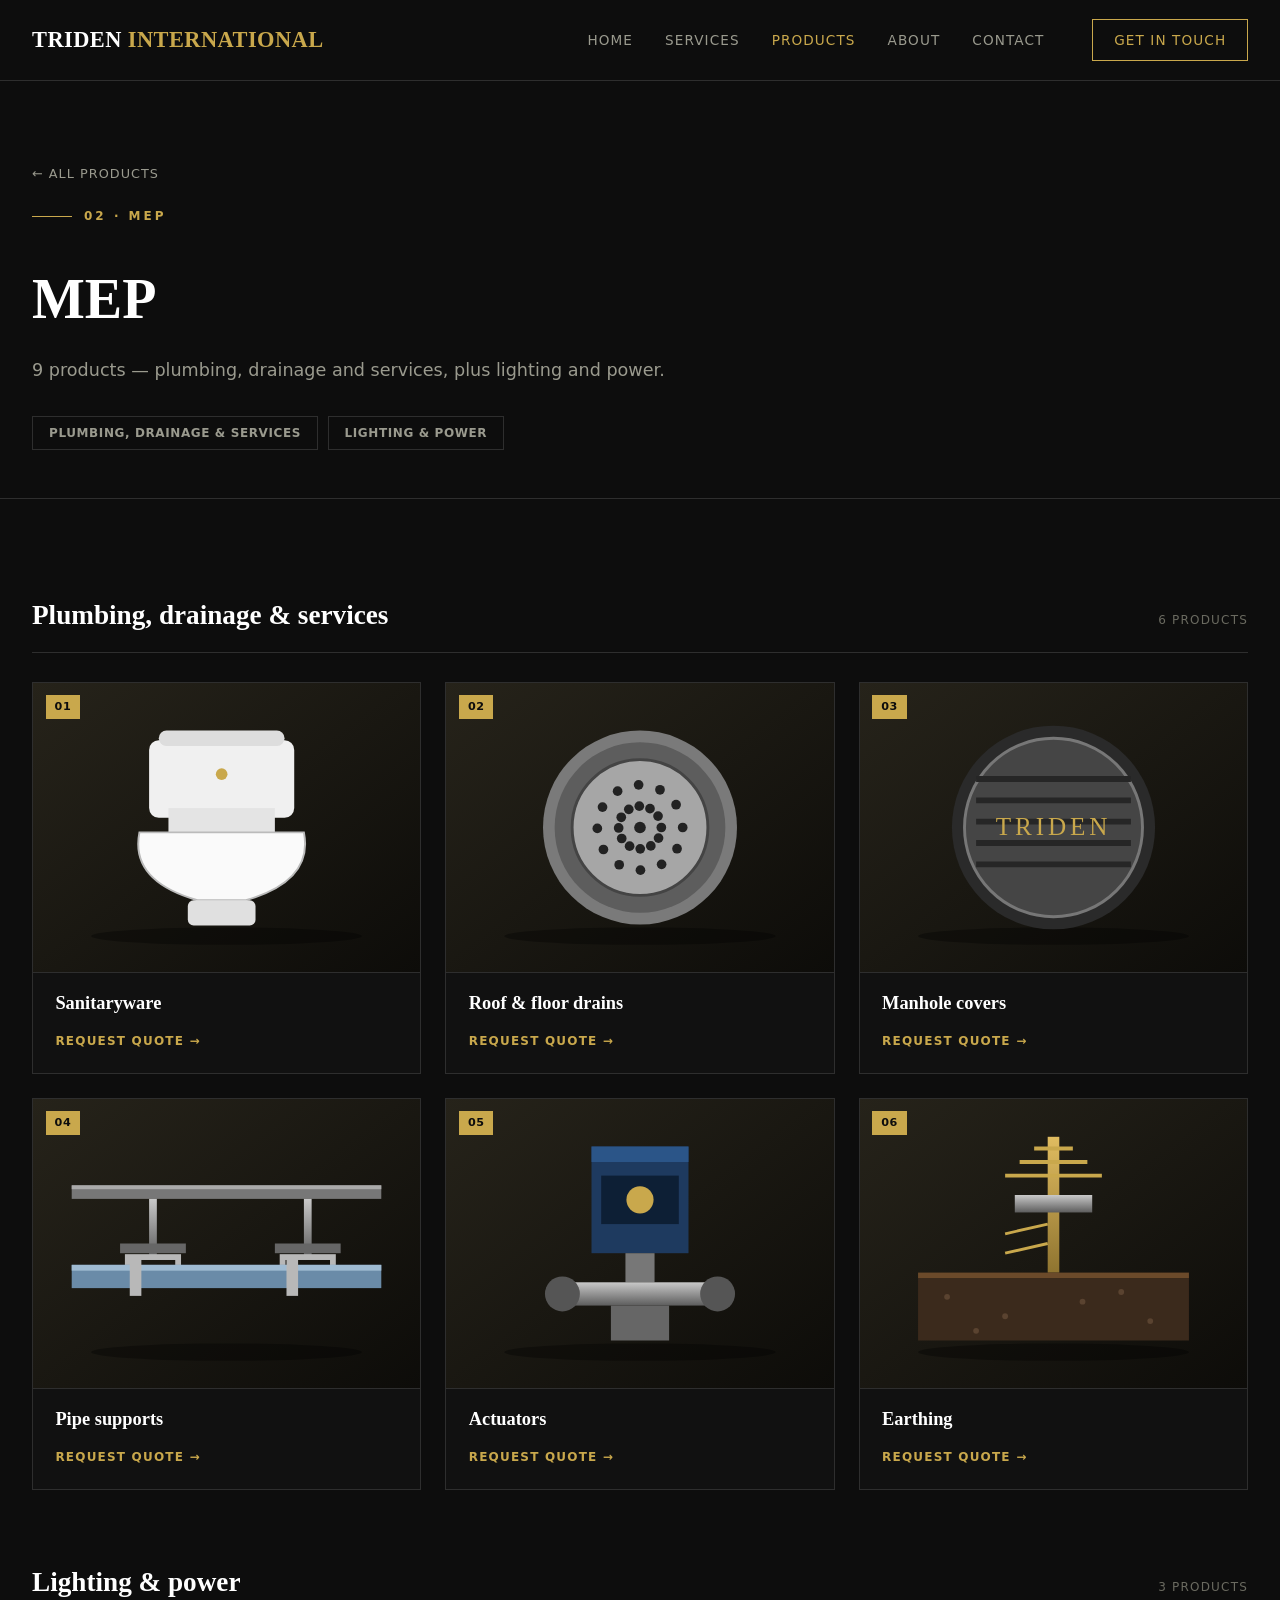
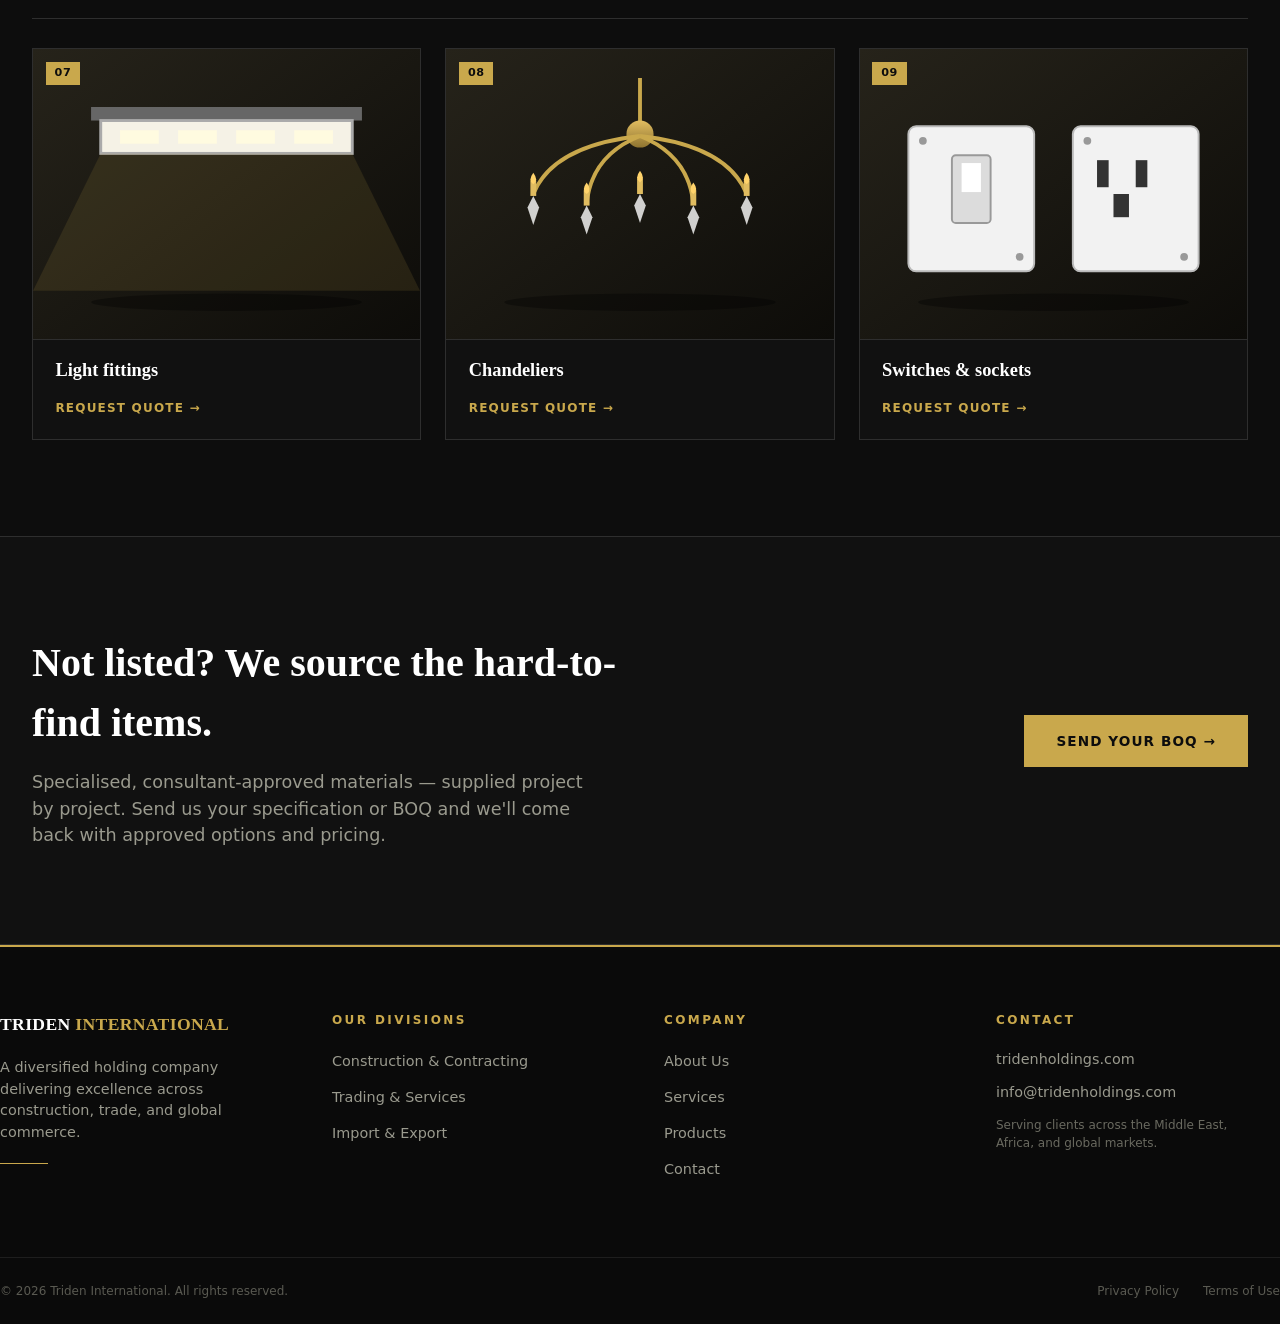
<file: products-mep.html>
<!DOCTYPE html>
<html lang="en">
<head>
<meta charset="UTF-8">
<meta name="viewport" content="width=device-width, initial-scale=1.0">
<title>MEP Products — Triden International</title>
<link rel="stylesheet" href="styles.css">
</head>
<body>

<header>
  <div class="container header-inner">
    <a href="index.html" class="logo">TRIDEN <span>INTERNATIONAL</span></a>
    <nav class="main-nav">
      <a href="index.html">Home</a>
      <a href="services.html">Services</a>
      <a href="products.html" class="active">Products</a>
      <a href="about.html">About</a>
      <a href="contact.html">Contact</a>
      <a href="contact.html" class="nav-cta">Get in Touch</a>
    </nav>
    <button class="menu-toggle" aria-label="Toggle menu">☰</button>
  </div>
</header>

<main>
  <section class="page-header reveal">
    <div class="container">
      <a href="products.html" class="back-link">← All products</a>
      <div class="eyebrow"><div class="line"></div><span>02 · MEP</span></div>
      <h1>MEP</h1>
      <p>9 products — plumbing, drainage and services, plus lighting and power.</p>
      <div class="group-jump" id="group-jump"></div>
    </div>
  </section>

  <section class="section bg-dark">
    <div class="container">
      <div id="product-groups" data-sector="mep"></div>
    </div>
  </section>

  <section class="cta-section">
    <div class="container cta-flex reveal">
      <div>
        <h2 style="font-family:var(--font-heading);font-size:clamp(1.8rem,3.5vw,2.5rem);margin-bottom:1rem;">Not listed? We source the hard-to-find items.</h2>
        <p>Specialised, consultant-approved materials — supplied project by project. Send us your specification or BOQ and we'll come back with approved options and pricing.</p>
      </div>
      <a href="contact.html" class="btn btn-primary">Send Your BOQ →</a>
    </div>
  </section>
</main>

<footer>
  <div class="footer-top"></div>
  <div class="container footer-grid">
    <div>
      <div class="logo" style="font-size:1.1rem; margin-bottom:1.2rem;">TRIDEN <span>INTERNATIONAL</span></div>
      <p class="footer-desc">A diversified holding company delivering excellence across construction, trade, and global commerce.</p>
      <div class="footer-rule"></div>
    </div>
    <div>
      <h4>Our Divisions</h4>
      <ul>
        <li><a href="services.html">Construction &amp; Contracting</a></li>
        <li><a href="services.html">Trading &amp; Services</a></li>
        <li><a href="services.html">Import &amp; Export</a></li>
      </ul>
    </div>
    <div>
      <h4>Company</h4>
      <ul>
        <li><a href="about.html">About Us</a></li>
        <li><a href="services.html">Services</a></li>
        <li><a href="products.html">Products</a></li>
        <li><a href="contact.html">Contact</a></li>
      </ul>
    </div>
    <div>
      <h4>Contact</h4>
      <ul>
        <li class="contact-item">tridenholdings.com</li>
        <li class="contact-item">info@tridenholdings.com</li>
        <li class="contact-item small">Serving clients across the Middle East,<br>Africa, and global markets.</li>
      </ul>
    </div>
  </div>
  <div class="container footer-bottom">
    <p>© 2026 Triden International. All rights reserved.</p>
    <div class="footer-legal">
      <a href="privacy.html">Privacy Policy</a>
      <a href="terms.html">Terms of Use</a>
    </div>
  </div>
</footer>

<script src="products.js"></script>
<script src="products-ui.js"></script>
<script src="script.js"></script>
</body>
</html>
</file>
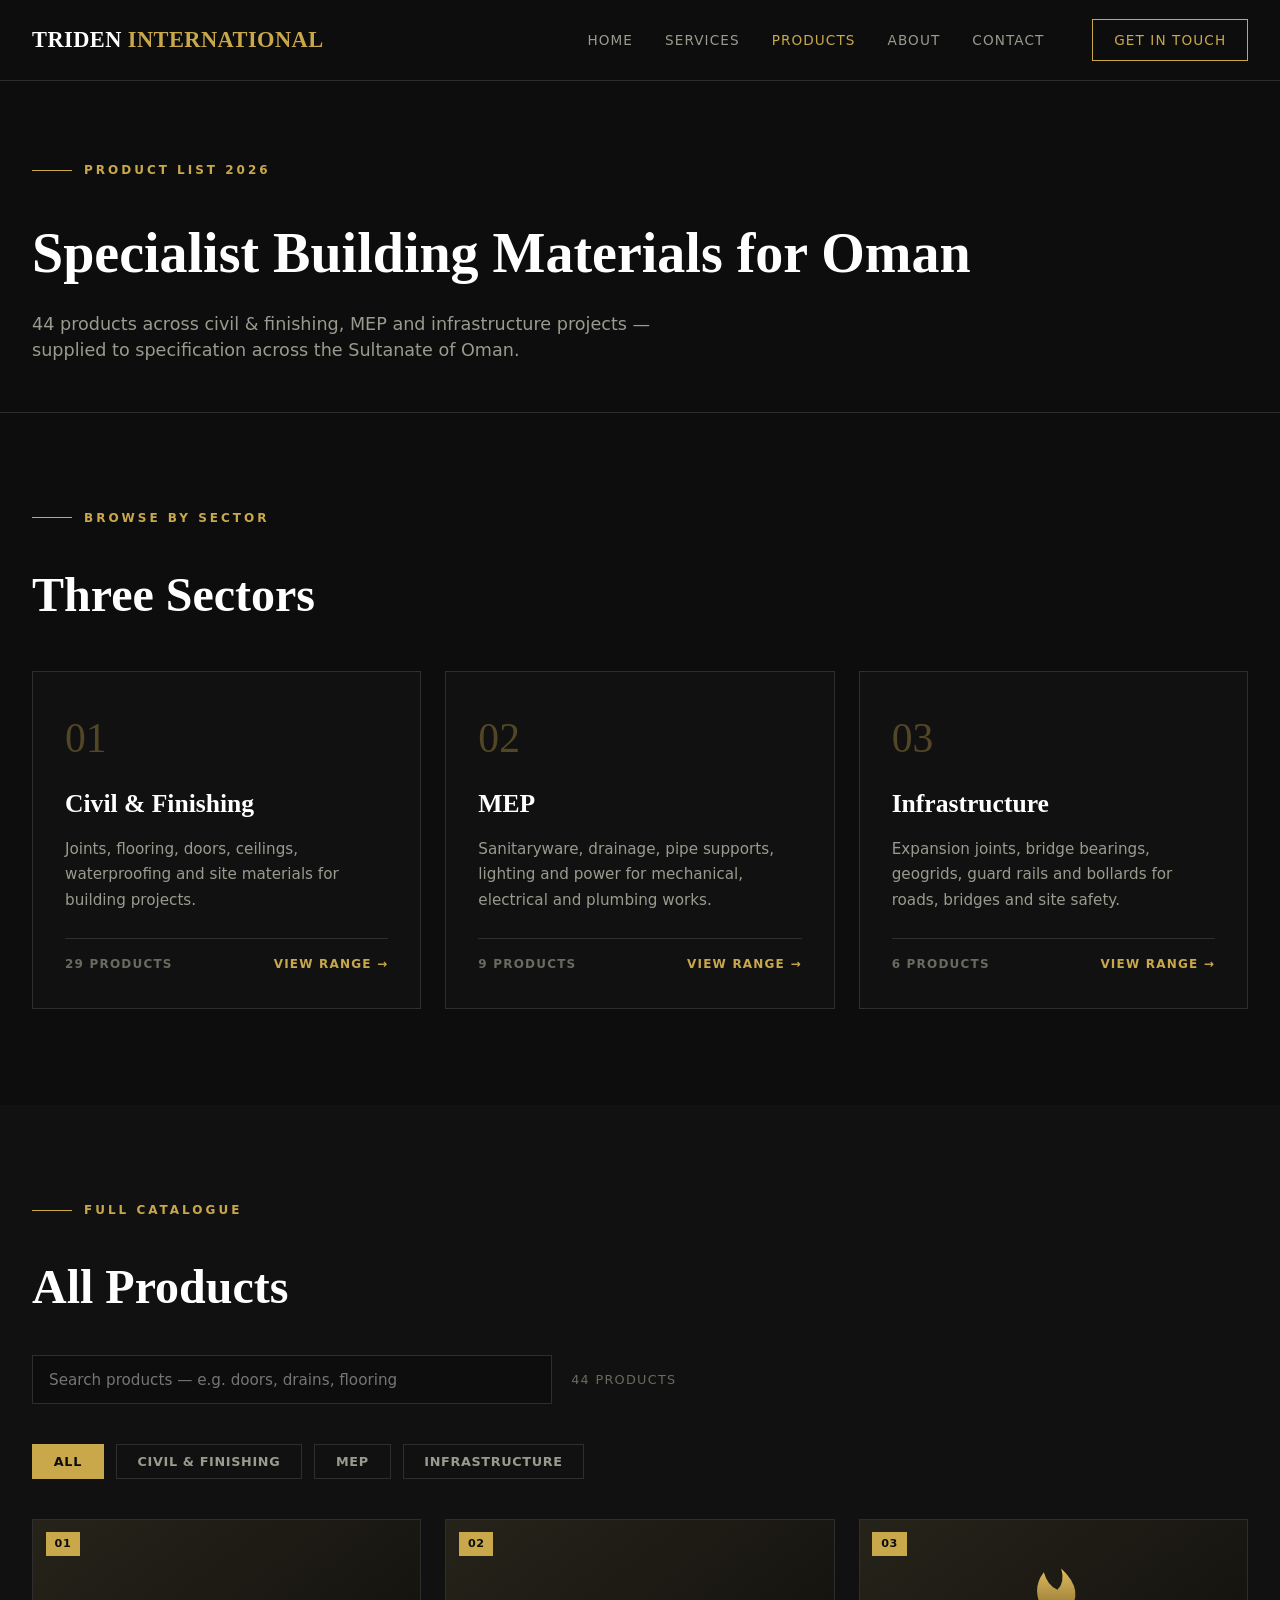
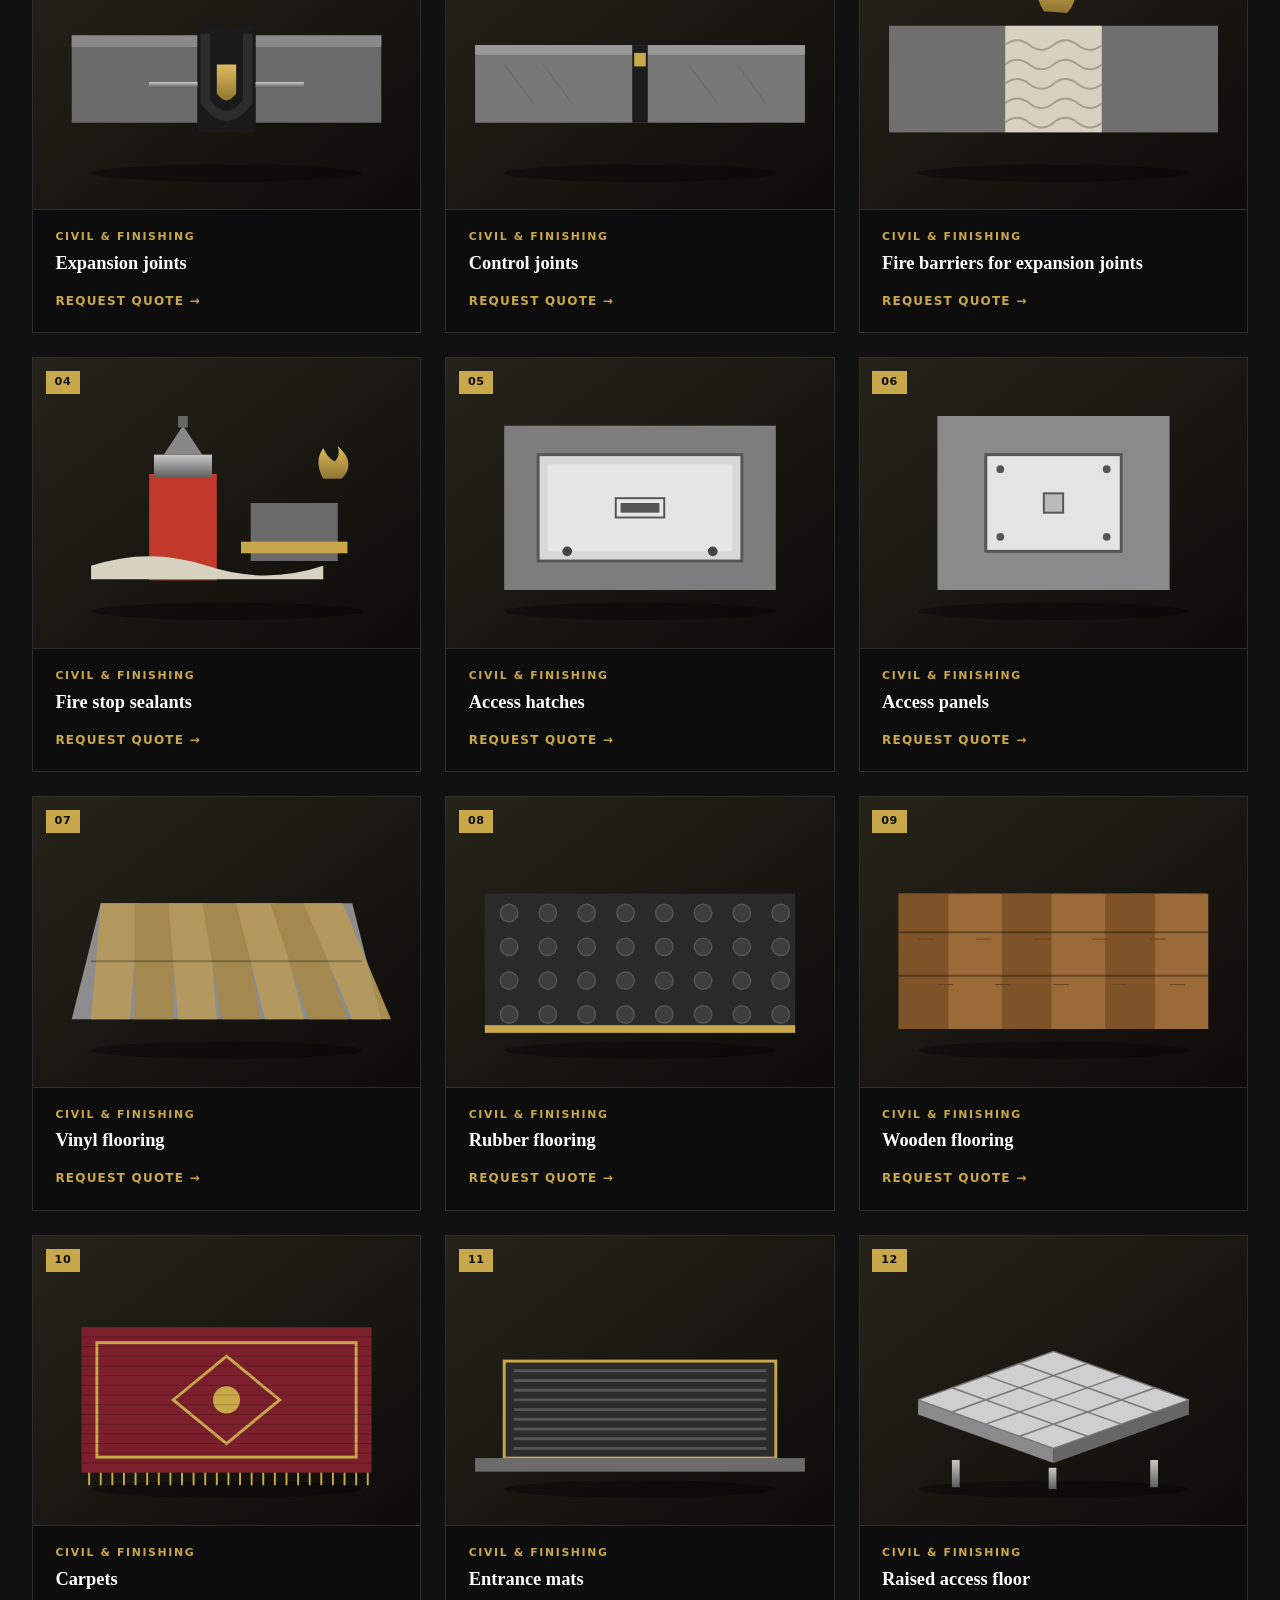
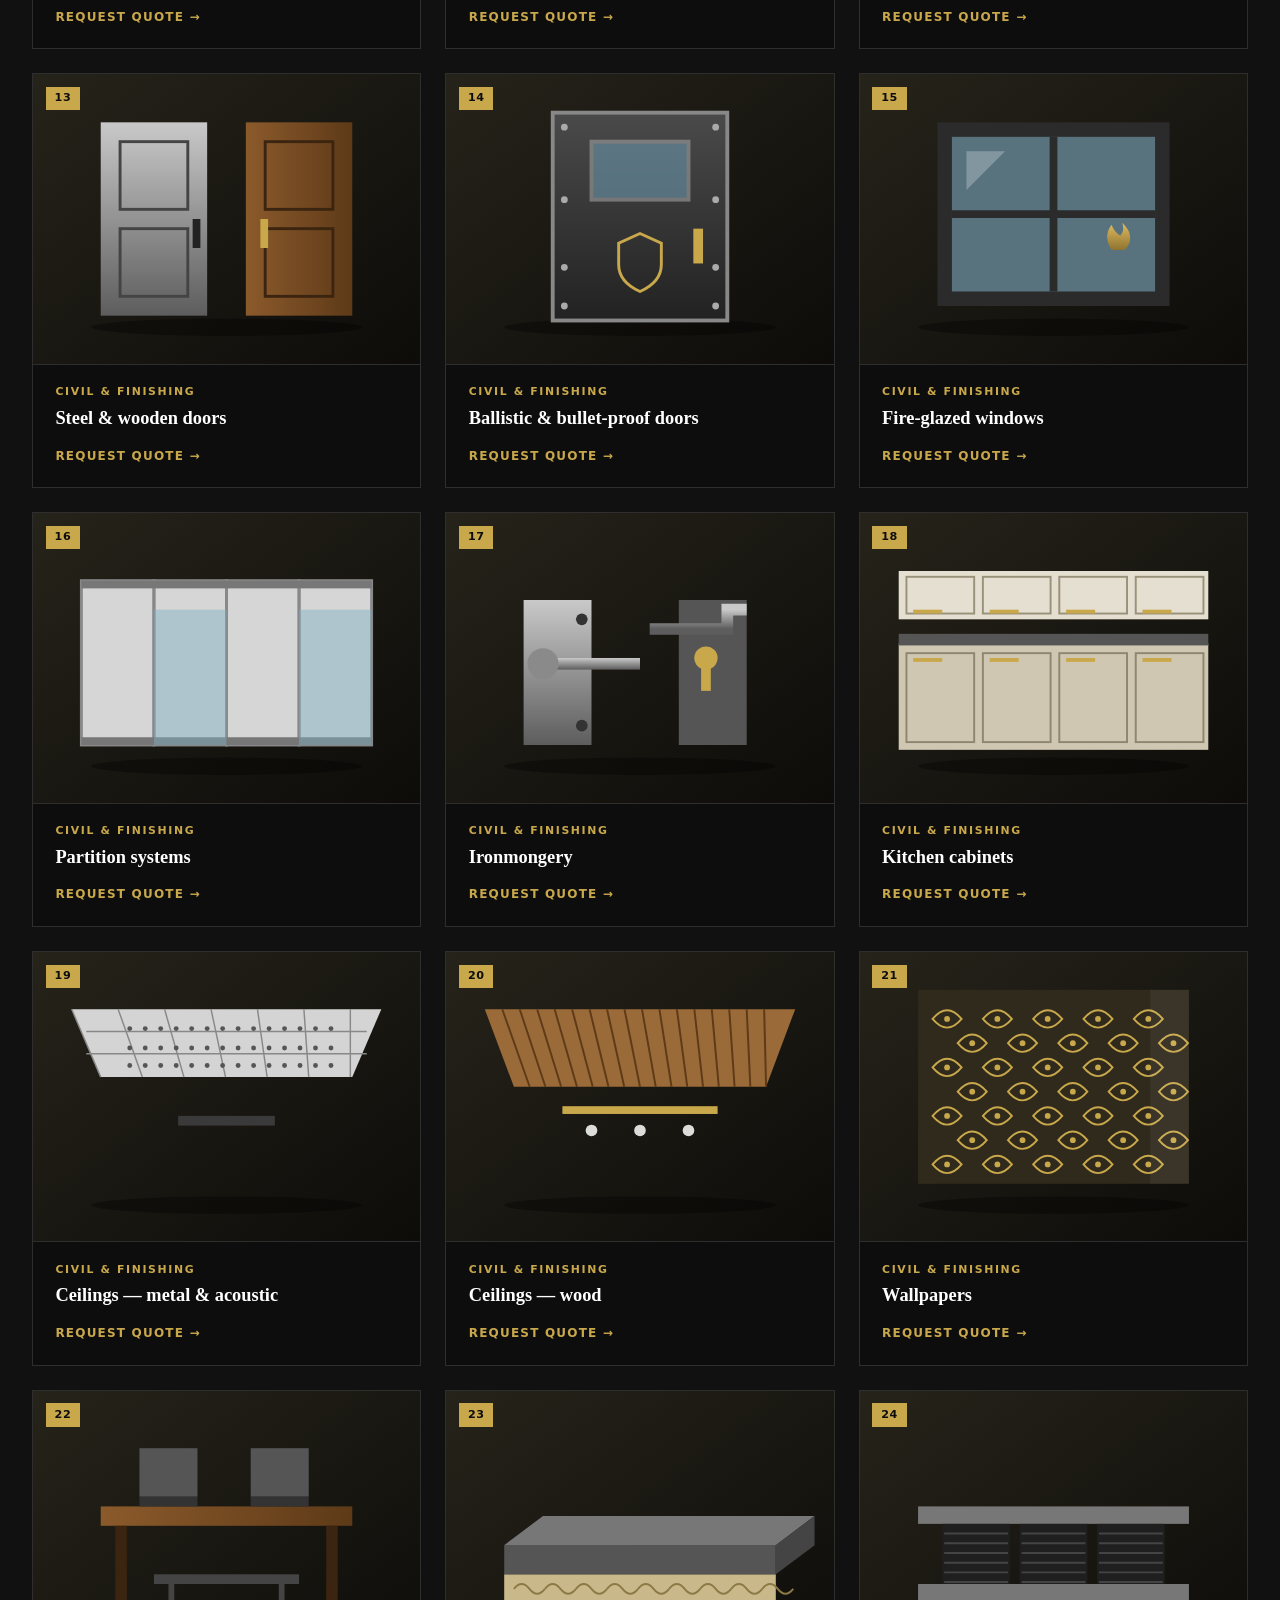
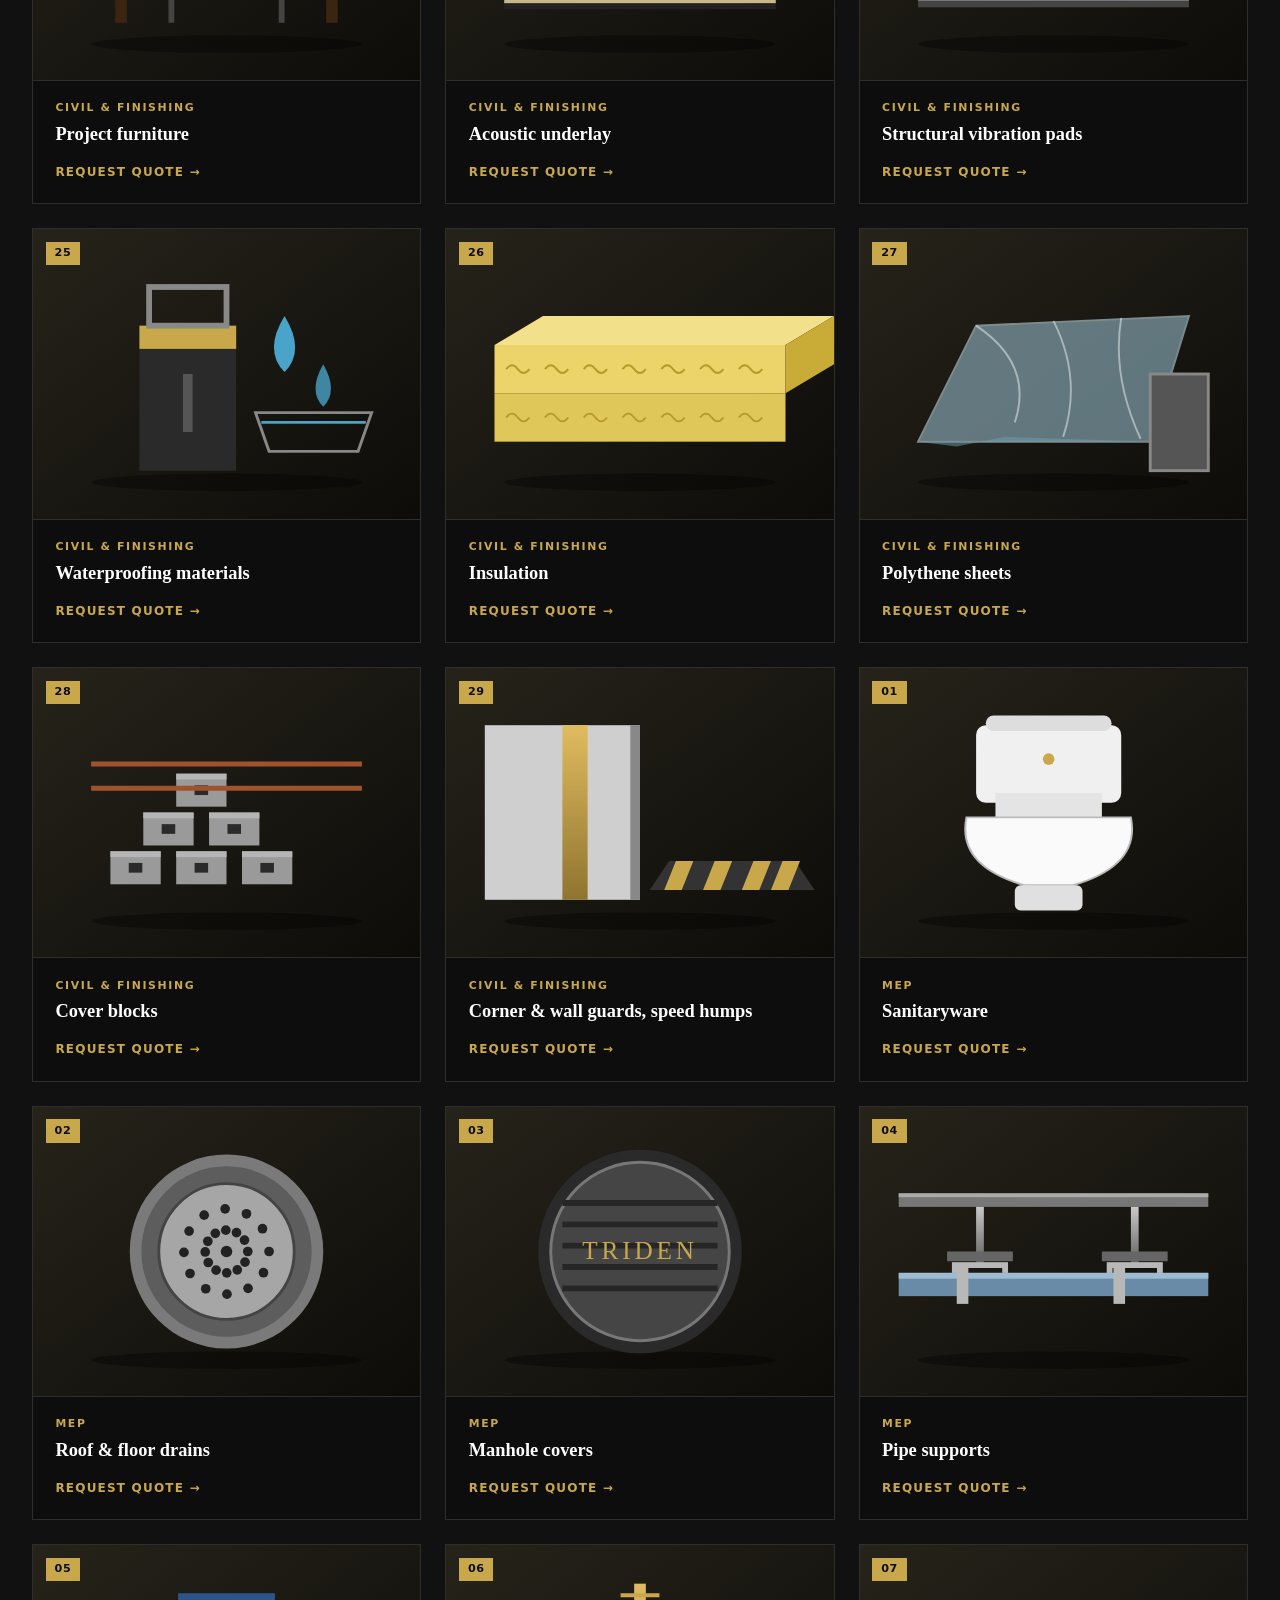
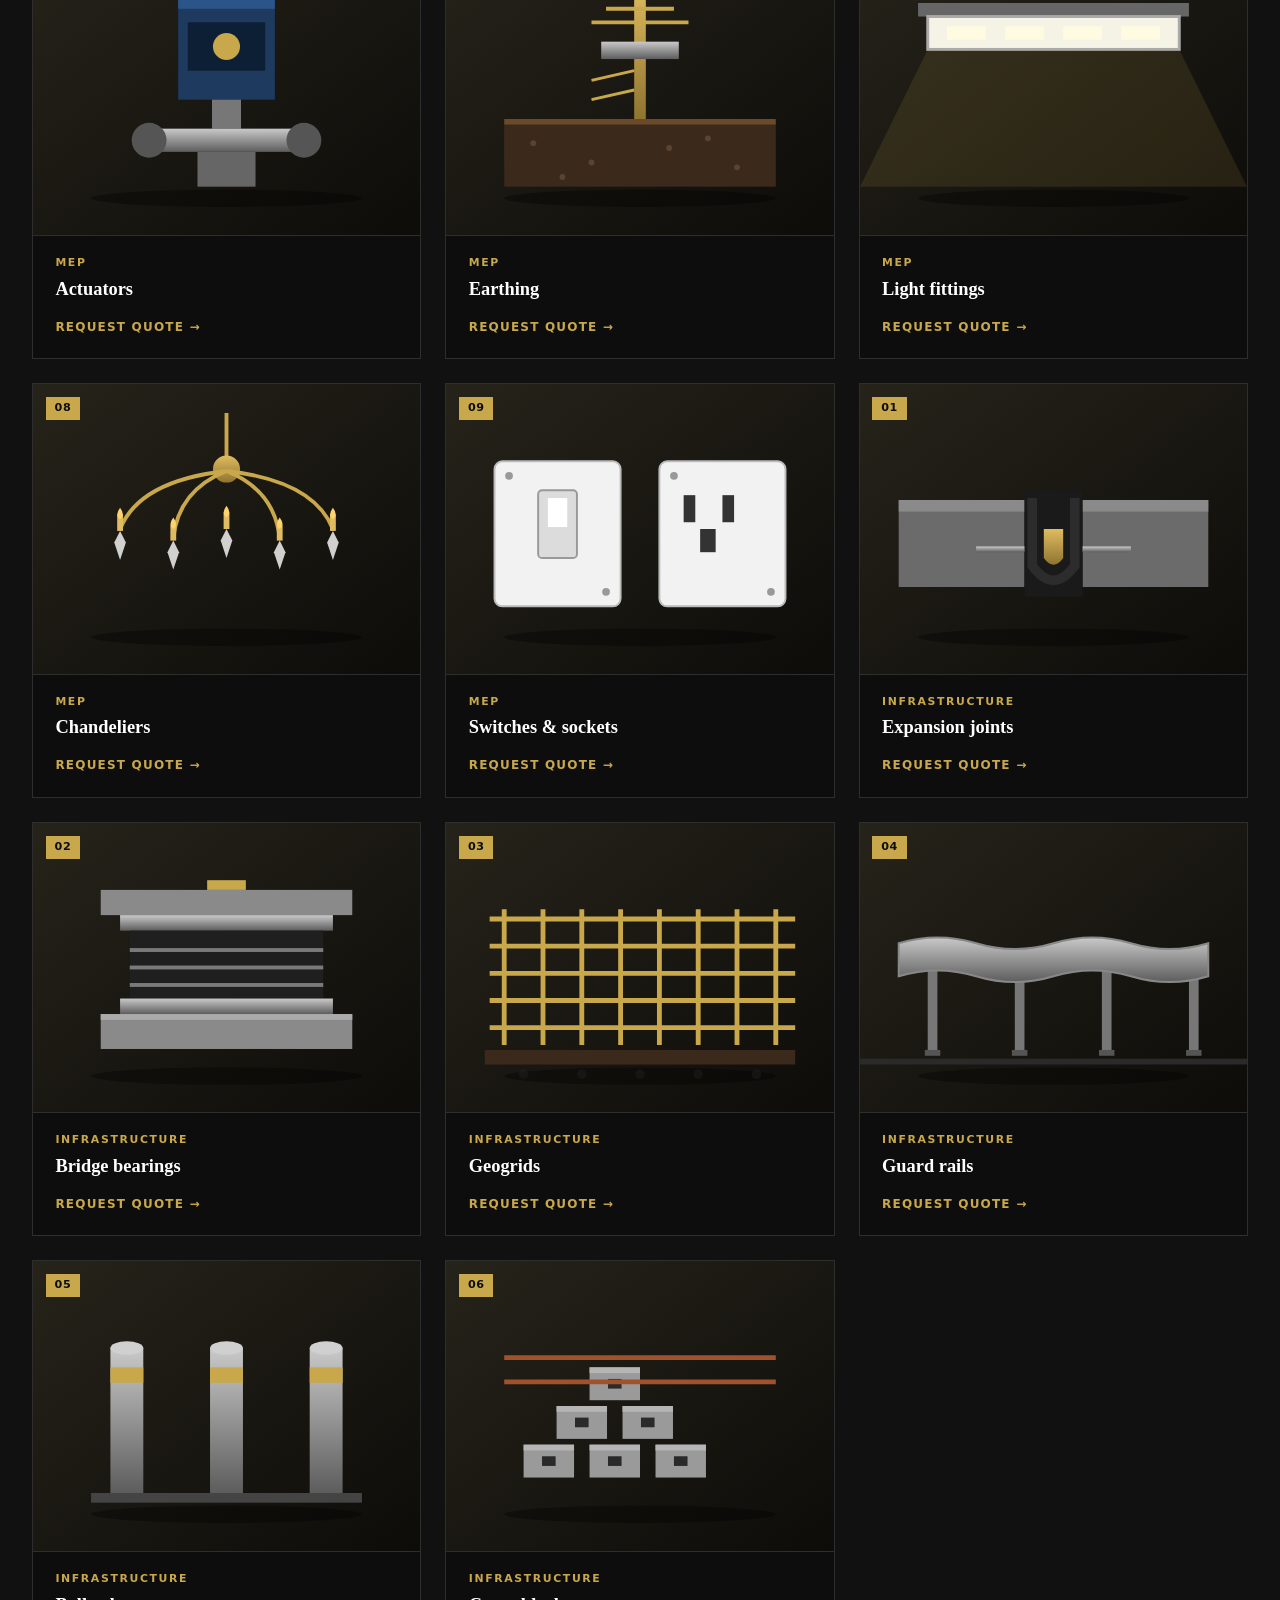
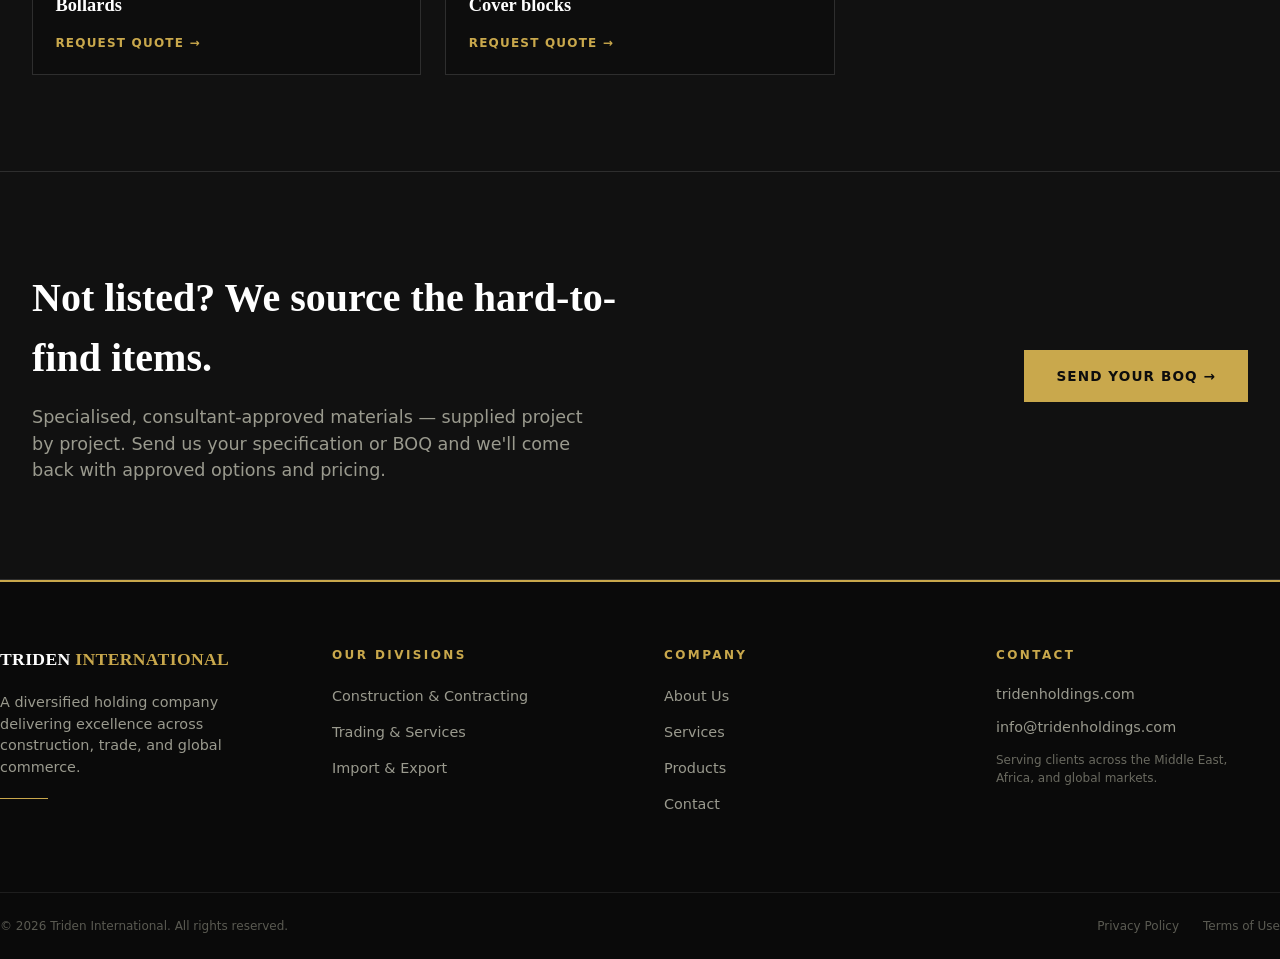
<file: products.html>
<!DOCTYPE html>
<html lang="en">
<head>
<meta charset="UTF-8">
<meta name="viewport" content="width=device-width, initial-scale=1.0">
<title>Products — Triden International</title>
<link rel="stylesheet" href="styles.css">
</head>
<body>

<header>
  <div class="container header-inner">
    <a href="index.html" class="logo">TRIDEN <span>INTERNATIONAL</span></a>
    <nav class="main-nav">
      <a href="index.html">Home</a>
      <a href="services.html">Services</a>
      <a href="products.html" class="active">Products</a>
      <a href="about.html">About</a>
      <a href="contact.html">Contact</a>
      <a href="contact.html" class="nav-cta">Get in Touch</a>
    </nav>
    <button class="menu-toggle" aria-label="Toggle menu">☰</button>
  </div>
</header>

<main>
  <section class="page-header reveal">
    <div class="container">
      <div class="eyebrow"><div class="line"></div><span>Product List 2026</span></div>
      <h1>Specialist Building Materials for Oman</h1>
      <p>44 products across civil &amp; finishing, MEP and infrastructure projects — supplied to specification across the Sultanate of Oman.</p>
    </div>
  </section>

  <section class="section bg-dark">
    <div class="container">
      <div class="eyebrow"><div class="line"></div><span>Browse by Sector</span></div>
      <h2 style="margin-bottom:2.5rem;">Three Sectors</h2>
      <div class="sector-grid" id="sector-cards"></div>
    </div>
  </section>

  <section class="section bg-panel">
    <div class="container">
      <div class="eyebrow"><div class="line"></div><span>Full Catalogue</span></div>
      <h2 style="margin-bottom:2rem;">All Products</h2>
      <div class="product-tools">
        <input type="search" id="product-search" placeholder="Search products — e.g. doors, drains, flooring" aria-label="Search products">
        <span id="result-count" class="result-count"></span>
      </div>
      <div class="filter-bar" id="sector-filters"></div>
      <div class="product-grid" id="all-products"></div>
    </div>
  </section>

  <section class="cta-section">
    <div class="container cta-flex reveal">
      <div>
        <h2 style="font-family:var(--font-heading);font-size:clamp(1.8rem,3.5vw,2.5rem);margin-bottom:1rem;">Not listed? We source the hard-to-find items.</h2>
        <p>Specialised, consultant-approved materials — supplied project by project. Send us your specification or BOQ and we'll come back with approved options and pricing.</p>
      </div>
      <a href="contact.html" class="btn btn-primary">Send Your BOQ →</a>
    </div>
  </section>
</main>

<footer>
  <div class="footer-top"></div>
  <div class="container footer-grid">
    <div>
      <div class="logo" style="font-size:1.1rem; margin-bottom:1.2rem;">TRIDEN <span>INTERNATIONAL</span></div>
      <p class="footer-desc">A diversified holding company delivering excellence across construction, trade, and global commerce.</p>
      <div class="footer-rule"></div>
    </div>
    <div>
      <h4>Our Divisions</h4>
      <ul>
        <li><a href="services.html">Construction &amp; Contracting</a></li>
        <li><a href="services.html">Trading &amp; Services</a></li>
        <li><a href="services.html">Import &amp; Export</a></li>
      </ul>
    </div>
    <div>
      <h4>Company</h4>
      <ul>
        <li><a href="about.html">About Us</a></li>
        <li><a href="services.html">Services</a></li>
        <li><a href="products.html">Products</a></li>
        <li><a href="contact.html">Contact</a></li>
      </ul>
    </div>
    <div>
      <h4>Contact</h4>
      <ul>
        <li class="contact-item">tridenholdings.com</li>
        <li class="contact-item">info@tridenholdings.com</li>
        <li class="contact-item small">Serving clients across the Middle East,<br>Africa, and global markets.</li>
      </ul>
    </div>
  </div>
  <div class="container footer-bottom">
    <p>© 2026 Triden International. All rights reserved.</p>
    <div class="footer-legal">
      <a href="privacy.html">Privacy Policy</a>
      <a href="terms.html">Terms of Use</a>
    </div>
  </div>
</footer>

<script src="products.js"></script>
<script src="products-ui.js"></script>
<script src="script.js"></script>
</body>
</html>
</file>
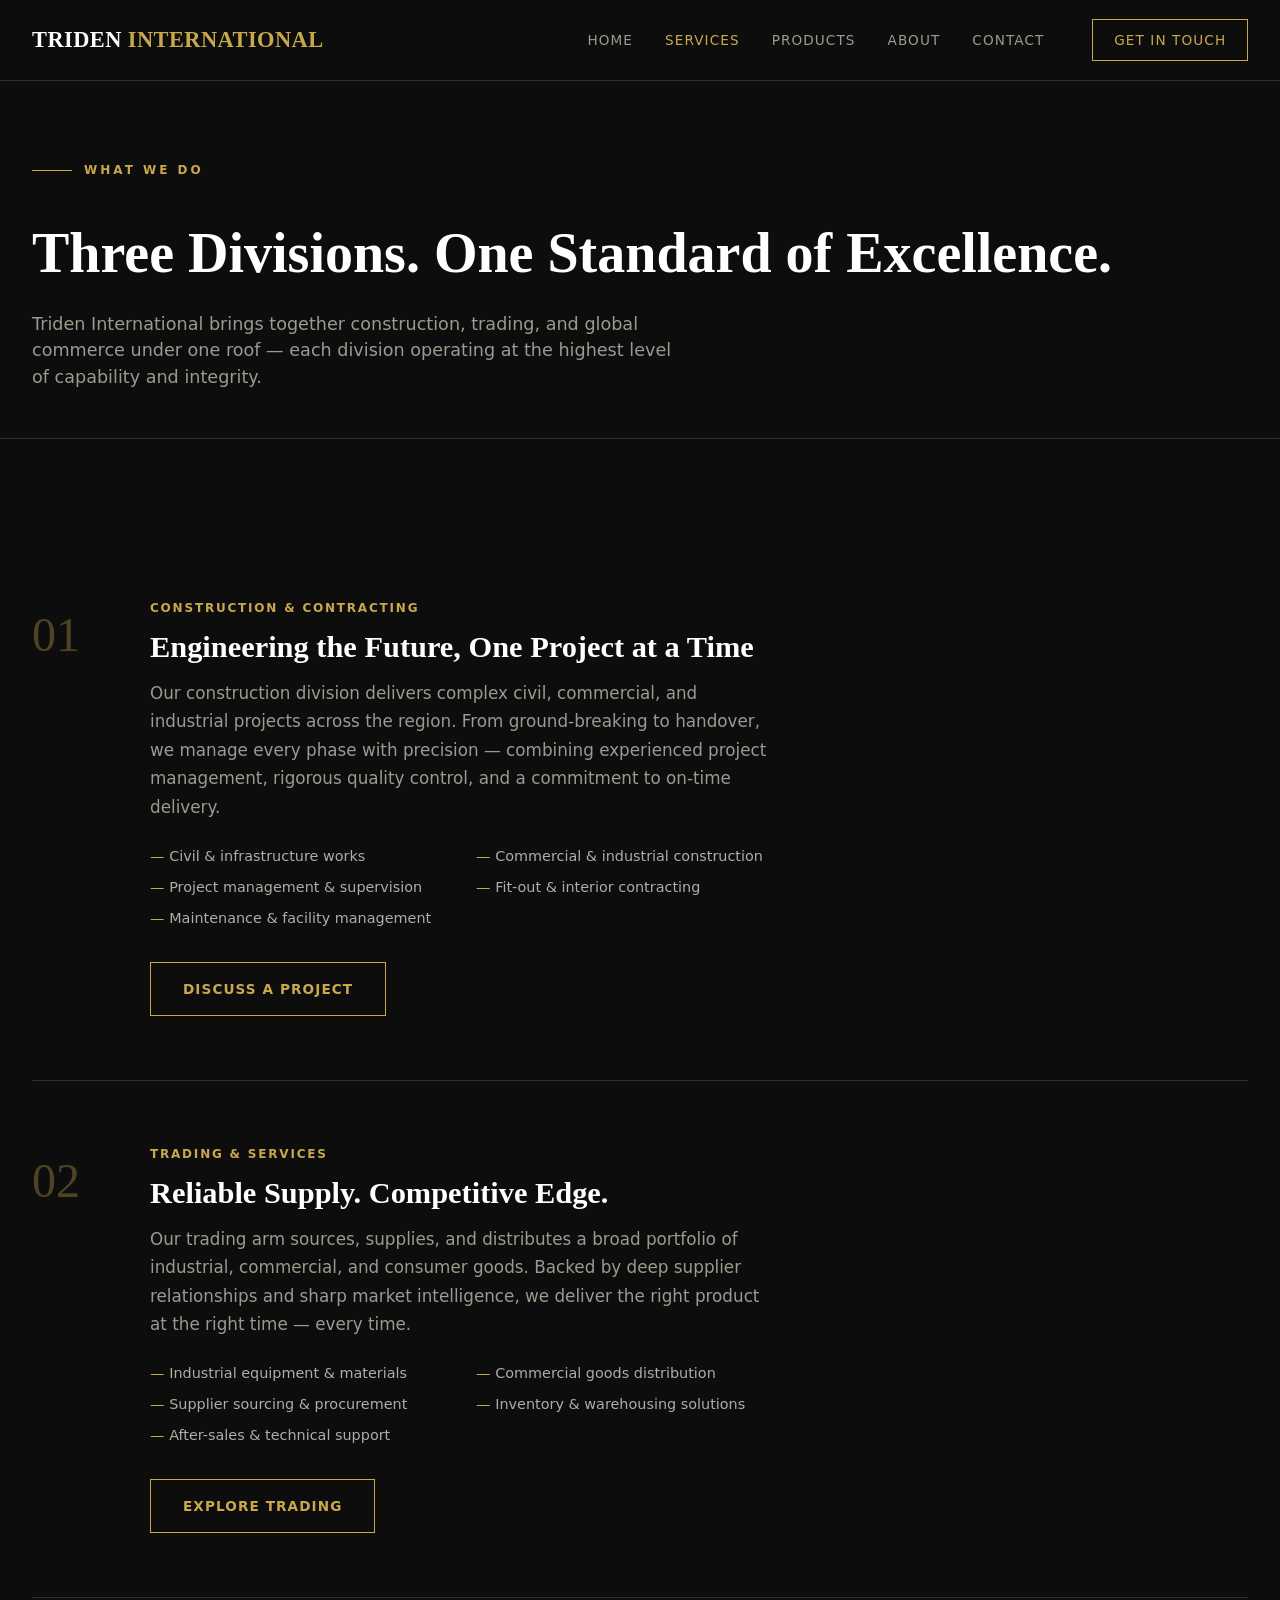
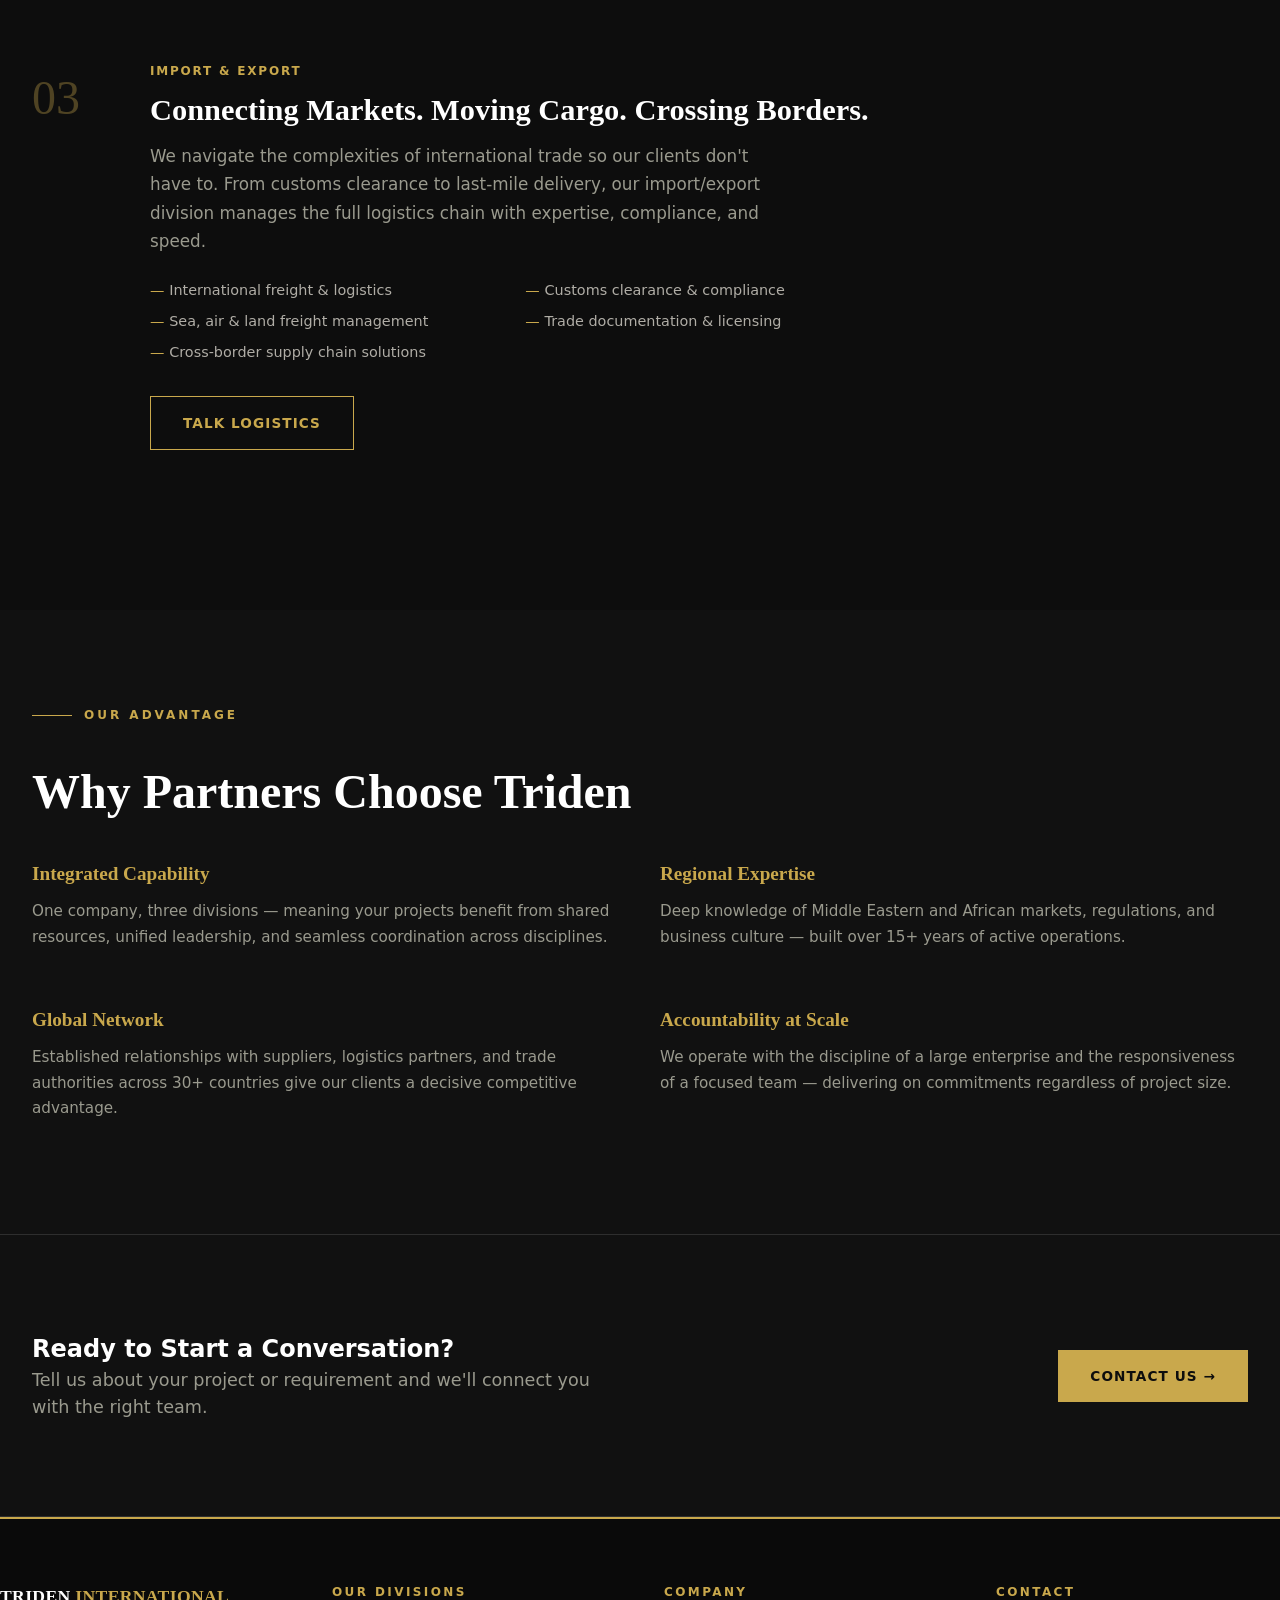
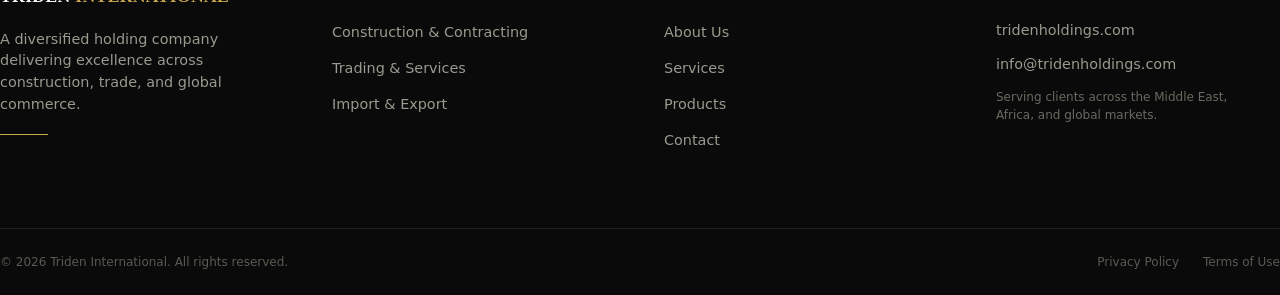
<file: services.html>
<!DOCTYPE html>
<html lang="en">
<head>
<meta charset="UTF-8">
<meta name="viewport" content="width=device-width, initial-scale=1.0">
<title>Services — Triden International</title>
<link rel="stylesheet" href="styles.css">
</head>
<body>

<header>
  <div class="container header-inner">
    <a href="index.html" class="logo">TRIDEN <span>INTERNATIONAL</span></a>
    <nav class="main-nav">
      <a href="index.html">Home</a>
      <a href="services.html" class="active">Services</a>
      <a href="products.html">Products</a>
      <a href="about.html">About</a>
      <a href="contact.html">Contact</a>
      <a href="contact.html" class="nav-cta">Get in Touch</a>
    </nav>
    <button class="menu-toggle" aria-label="Toggle menu">☰</button>
  </div>
</header>

<main>
  <section class="page-header reveal">
    <div class="container">
      <div class="eyebrow"><div class="line"></div><span>What We Do</span></div>
      <h1>Three Divisions. One Standard of Excellence.</h1>
      <p>Triden International brings together construction, trading, and global commerce under one roof — each division operating at the highest level of capability and integrity.</p>
    </div>
  </section>

  <section class="section bg-dark">
    <div class="container">

      <div class="service-block reveal">
        <div class="service-num">01</div>
        <div>
          <div class="service-tag">Construction &amp; Contracting</div>
          <h3>Engineering the Future, One Project at a Time</h3>
          <p class="desc">Our construction division delivers complex civil, commercial, and industrial projects across the region. From ground-breaking to handover, we manage every phase with precision — combining experienced project management, rigorous quality control, and a commitment to on-time delivery.</p>
          <ul class="feature-list">
            <li>Civil &amp; infrastructure works</li>
            <li>Commercial &amp; industrial construction</li>
            <li>Project management &amp; supervision</li>
            <li>Fit-out &amp; interior contracting</li>
            <li>Maintenance &amp; facility management</li>
          </ul>
          <a href="contact.html" class="btn btn-outline">Discuss a Project</a>
        </div>
      </div>

      <div class="service-block reveal">
        <div class="service-num">02</div>
        <div>
          <div class="service-tag">Trading &amp; Services</div>
          <h3>Reliable Supply. Competitive Edge.</h3>
          <p class="desc">Our trading arm sources, supplies, and distributes a broad portfolio of industrial, commercial, and consumer goods. Backed by deep supplier relationships and sharp market intelligence, we deliver the right product at the right time — every time.</p>
          <ul class="feature-list">
            <li>Industrial equipment &amp; materials</li>
            <li>Commercial goods distribution</li>
            <li>Supplier sourcing &amp; procurement</li>
            <li>Inventory &amp; warehousing solutions</li>
            <li>After-sales &amp; technical support</li>
          </ul>
          <a href="contact.html" class="btn btn-outline">Explore Trading</a>
        </div>
      </div>

      <div class="service-block reveal">
        <div class="service-num">03</div>
        <div>
          <div class="service-tag">Import &amp; Export</div>
          <h3>Connecting Markets. Moving Cargo. Crossing Borders.</h3>
          <p class="desc">We navigate the complexities of international trade so our clients don't have to. From customs clearance to last-mile delivery, our import/export division manages the full logistics chain with expertise, compliance, and speed.</p>
          <ul class="feature-list">
            <li>International freight &amp; logistics</li>
            <li>Customs clearance &amp; compliance</li>
            <li>Sea, air &amp; land freight management</li>
            <li>Trade documentation &amp; licensing</li>
            <li>Cross-border supply chain solutions</li>
          </ul>
          <a href="contact.html" class="btn btn-outline">Talk Logistics</a>
        </div>
      </div>

    </div>
  </section>

  <section class="section bg-panel">
    <div class="container">
      <div class="eyebrow"><div class="line"></div><span>Our Advantage</span></div>
      <h2>Why Partners Choose Triden</h2>
      <div class="advantage-grid">
        <div class="advantage-card reveal">
          <h4>Integrated Capability</h4>
          <p>One company, three divisions — meaning your projects benefit from shared resources, unified leadership, and seamless coordination across disciplines.</p>
        </div>
        <div class="advantage-card reveal">
          <h4>Regional Expertise</h4>
          <p>Deep knowledge of Middle Eastern and African markets, regulations, and business culture — built over 15+ years of active operations.</p>
        </div>
        <div class="advantage-card reveal">
          <h4>Global Network</h4>
          <p>Established relationships with suppliers, logistics partners, and trade authorities across 30+ countries give our clients a decisive competitive advantage.</p>
        </div>
        <div class="advantage-card reveal">
          <h4>Accountability at Scale</h4>
          <p>We operate with the discipline of a large enterprise and the responsiveness of a focused team — delivering on commitments regardless of project size.</p>
        </div>
      </div>
    </div>
  </section>

  <section class="cta-section">
    <div class="container cta-flex reveal">
      <div>
        <h2>Ready to Start a Conversation?</h2>
        <p>Tell us about your project or requirement and we'll connect you with the right team.</p>
      </div>
      <a href="contact.html" class="btn btn-primary">Contact Us →</a>
    </div>
  </section>
</main>

<footer>
  <div class="footer-top"></div>
  <div class="container footer-grid">
    <div>
      <div class="logo" style="font-size:1.1rem; margin-bottom:1.2rem;">TRIDEN <span>INTERNATIONAL</span></div>
      <p class="footer-desc">A diversified holding company delivering excellence across construction, trade, and global commerce.</p>
      <div class="footer-rule"></div>
    </div>
    <div>
      <h4>Our Divisions</h4>
      <ul>
        <li><a href="services.html">Construction &amp; Contracting</a></li>
        <li><a href="services.html">Trading &amp; Services</a></li>
        <li><a href="services.html">Import &amp; Export</a></li>
      </ul>
    </div>
    <div>
      <h4>Company</h4>
      <ul>
        <li><a href="about.html">About Us</a></li>
        <li><a href="services.html">Services</a></li>
        <li><a href="products.html">Products</a></li>
        <li><a href="contact.html">Contact</a></li>
      </ul>
    </div>
    <div>
      <h4>Contact</h4>
      <ul>
        <li class="contact-item">tridenholdings.com</li>
        <li class="contact-item">info@tridenholdings.com</li>
        <li class="contact-item small">Serving clients across the Middle East,<br>Africa, and global markets.</li>
      </ul>
    </div>
  </div>
  <div class="container footer-bottom">
    <p>© 2026 Triden International. All rights reserved.</p>
    <div class="footer-legal">
      <a href="privacy.html">Privacy Policy</a>
      <a href="terms.html">Terms of Use</a>
    </div>
  </div>
</footer>

<script src="script.js"></script>
</body>
</html>
</file>
<file: styles.css>
:root {
  --gold: #C9A84C;
  --gold-light: #E0BC60;
  --bg-black: #0D0D0D;
  --bg-dark: #0A0A0A;
  --bg-panel: #111111;
  --border: #2E2E2E;
  --text-muted: #9A9A8E;
  --text-soft: #B0ADA6;
  --text-faint: #6A6A60;
  --text-faintest: #5A5A52;
  --font-sans: 'Inter', system-ui, -apple-system, sans-serif;
  --font-heading: 'Playfair Display', Georgia, serif;
}

* { margin: 0; padding: 0; box-sizing: border-box; }

body {
  background: var(--bg-black);
  color: #fff;
  font-family: var(--font-sans);
  line-height: 1.5;
}

a { text-decoration: none; color: inherit; }
ul { list-style: none; }
img { max-width: 100%; display: block; }
.container { max-width: 1400px; margin: 0 auto; padding: 0 32px; }

/* Scroll reveal */
.reveal {
  opacity: 0;
  transform: translateY(28px);
  transition: opacity 0.7s ease, transform 0.7s ease;
}
.reveal.visible {
  opacity: 1;
  transform: translateY(0);
}
.reveal-stagger.visible > * {
  transition-delay: calc(var(--stagger-index, 0) * 0.08s);
}

/* Header */
header {
  position: sticky;
  top: 0;
  z-index: 50;
  background: var(--bg-black);
  border-bottom: 1px solid var(--border);
}
.header-inner {
  display: flex;
  height: 80px;
  align-items: center;
  justify-content: space-between;
}
.logo {
  font-family: var(--font-heading);
  font-size: 1.4rem;
  font-weight: 700;
  color: #fff;
  letter-spacing: 0.02em;
}
.logo span { color: var(--gold); }
nav.main-nav {
  display: flex;
  align-items: center;
  gap: 2rem;
}
nav.main-nav a {
  font-size: 0.85rem;
  font-weight: 500;
  letter-spacing: 0.08em;
  text-transform: uppercase;
  color: var(--text-muted);
  transition: color 0.2s;
}
nav.main-nav a:hover, nav.main-nav a.active { color: var(--gold); }
.nav-cta {
  margin-left: 1rem;
  padding: 0.6rem 1.3rem;
  border: 1px solid var(--gold);
  color: var(--gold) !important;
  font-weight: 600;
  font-size: 0.8rem;
}
.nav-cta:hover { background: var(--gold); color: var(--bg-black) !important; }
.menu-toggle { display: none; background: none; border: none; color: var(--text-muted); cursor: pointer; }

/* Hero */
.hero {
  position: relative;
  min-height: 80vh;
  display: flex;
  align-items: center;
  overflow: hidden;
  background-size: cover;
  background-position: center;
  background-color: #17140d;
}
.hero::after {
  content: "";
  position: absolute; bottom: 0; left: 0; right: 0; height: 2px; background: var(--gold);
}
.hero-inner { position: relative; padding: 6rem 0; max-width: 720px; }
.eyebrow { display: flex; align-items: center; gap: 0.75rem; margin-bottom: 2rem; }
.eyebrow .line { width: 40px; height: 1px; background: var(--gold); }
.eyebrow span { color: var(--gold); font-size: 0.75rem; font-weight: 600; letter-spacing: 0.25em; text-transform: uppercase; }
h1.hero-title {
  font-family: var(--font-heading);
  font-size: clamp(2.5rem, 6vw, 4.5rem);
  line-height: 1.05;
  font-weight: 700;
}
h1.hero-title.accent { color: var(--gold); margin-bottom: 2rem; }
.rule { width: 80px; height: 2px; background: var(--gold); margin: 2rem 0; }
.hero p.lead { color: var(--text-soft); font-size: 1.15rem; max-width: 540px; margin-bottom: 2.5rem; }
.hero-actions { display: flex; gap: 1rem; flex-wrap: wrap; }
.btn {
  display: inline-flex; align-items: center; gap: 0.5rem;
  padding: 1rem 2rem; font-size: 0.85rem; font-weight: 700;
  text-transform: uppercase; letter-spacing: 0.08em;
  transition: all 0.2s;
}
.btn-primary { background: var(--gold); color: var(--bg-black); }
.btn-primary:hover { background: var(--gold-light); }
.btn-outline { border: 1px solid var(--gold); color: var(--gold); }
.btn-outline:hover { background: rgba(201,168,76,0.1); }

/* Stats */
.stats { background: var(--gold); padding: 2.5rem 0; }
.stats-grid { display: grid; grid-template-columns: repeat(2, 1fr); gap: 2rem; text-align: center; }
.stat-value { font-family: var(--font-heading); font-size: 2.2rem; font-weight: 700; color: var(--bg-black); }
.stat-label { font-size: 0.7rem; font-weight: 600; letter-spacing: 0.15em; text-transform: uppercase; color: rgba(13,13,13,.7); margin-top: 0.25rem; }

/* About */
.section { padding: 6rem 0; }
.section.bg-panel { background: var(--bg-panel); }
.section.bg-dark { background: var(--bg-black); }
.section.bg-alt { background: var(--bg-panel); border-top: 1px solid var(--border); }
.section h2 { font-family: var(--font-heading); font-size: clamp(2rem, 4vw, 3rem); font-weight: 700; margin-bottom: 1.5rem; }
.section p { color: var(--text-muted); font-size: 1.05rem; line-height: 1.7; margin-bottom: 1rem; max-width: 640px; }

/* Divisions */
.division {
  position: relative; overflow: hidden;
  background-color: #17140d;
  background-size: cover;
  background-position: center;
  margin-bottom: 4px;
}
.division-content {
  position: relative; padding: 3rem 2.5rem;
  display: flex; flex-wrap: wrap; align-items: center; justify-content: space-between; gap: 1.5rem;
}
.division-tag { color: var(--gold); font-size: 0.75rem; font-weight: 600; letter-spacing: 0.2em; text-transform: uppercase; margin-bottom: 0.75rem; }
.division h3 { font-family: var(--font-heading); font-size: 1.8rem; margin-bottom: 1rem; }
.division p { color: var(--text-muted); max-width: 560px; }
.division-link {
  flex-shrink: 0; display: inline-flex; align-items: center; gap: 0.5rem;
  padding: 0.75rem 1.5rem; font-size: 0.8rem; font-weight: 600; letter-spacing: 0.08em; text-transform: uppercase;
  color: var(--gold); border: 1px solid rgba(201,168,76,0.4);
  transition: all 0.2s;
}
.division-link:hover { background: var(--gold); color: var(--bg-black); }

/* CTA */
.cta-section { background: var(--bg-panel); border-top: 1px solid var(--border); padding: 6rem 0; }
.cta-flex { display: flex; flex-wrap: wrap; align-items: center; justify-content: space-between; gap: 2.5rem; }
.cta-flex h2 { max-width: 600px; }
.cta-flex p { color: var(--text-muted); font-size: 1.1rem; max-width: 560px; }

/* Footer */
footer { background: var(--bg-dark); border-top: 1px solid var(--border); }
.footer-top { height: 2px; background: var(--gold); }
.footer-grid { display: grid; grid-template-columns: repeat(4, 1fr); gap: 3rem; padding: 4rem 0; }
.footer-grid h4 { font-size: 0.75rem; font-weight: 600; letter-spacing: 0.2em; text-transform: uppercase; color: var(--gold); margin-bottom: 1.2rem; }
.footer-grid ul li { margin-bottom: 0.75rem; }
.footer-grid ul a { font-size: 0.9rem; color: var(--text-muted); transition: color 0.2s; }
.footer-grid ul a:hover { color: var(--gold); }
.footer-desc { color: var(--text-muted); font-size: 0.9rem; margin-bottom: 1.2rem; }
.footer-rule { width: 48px; height: 1px; background: var(--gold); }
.footer-bottom {
  border-top: 1px solid #1E1E1E; padding: 1.5rem 0;
  display: flex; flex-wrap: wrap; align-items: center; justify-content: space-between; gap: 1rem;
}
.footer-bottom p { font-size: 0.75rem; color: var(--text-faintest); }
.footer-legal { display: flex; gap: 1.5rem; }
.footer-legal a { font-size: 0.75rem; color: var(--text-faintest); }
.footer-legal a:hover { color: var(--gold); }
.contact-item { font-size: 0.9rem; color: var(--text-muted); margin-bottom: 0.75rem; }
.contact-item.small { font-size: 0.75rem; color: var(--text-faint); }

/* Contact page form */
.contact-wrap { display: grid; grid-template-columns: 1fr 1fr; gap: 3rem; align-items: start; }
.form-group { margin-bottom: 1.4rem; }
.form-group label {
  display: block; font-size: 0.75rem; font-weight: 600; letter-spacing: 0.1em;
  text-transform: uppercase; color: var(--text-muted); margin-bottom: 0.5rem;
}
.form-group input, .form-group textarea, .form-group select {
  width: 100%; padding: 0.85rem 1rem; background: var(--bg-panel);
  border: 1px solid var(--border); color: #fff; font-family: var(--font-sans); font-size: 0.95rem;
}
.form-group input:focus, .form-group textarea:focus, .form-group select:focus { outline: none; border-color: var(--gold); }
.form-group textarea { resize: vertical; min-height: 140px; }
.form-status { margin-top: 1rem; font-size: 0.9rem; display: none; }
.form-status.success { color: #7fd88a; display: block; }
.form-status.error { color: #e07a7a; display: block; }
.submit-btn { border: none; cursor: pointer; font-family: var(--font-sans); }
.submit-btn:disabled { opacity: 0.6; cursor: not-allowed; }

/* Page header banner */
.page-header { background: var(--bg-black); padding: 5rem 0 3rem; border-bottom: 1px solid var(--border); }
.page-header h1 { font-family: var(--font-heading); font-size: clamp(2.2rem, 5vw, 3.5rem); margin-bottom: 1rem; }
.page-header p { color: var(--text-muted); font-size: 1.1rem; max-width: 640px; }

/* Services */
.service-block { display: flex; gap: 3rem; padding: 4rem 0; border-bottom: 1px solid var(--border); }
.service-block:last-of-type { border-bottom: none; }
.service-num { font-family: var(--font-heading); font-size: 3rem; color: var(--gold); opacity: 0.35; flex-shrink: 0; width: 70px; }
.service-tag { color: var(--gold); font-size: 0.75rem; font-weight: 600; letter-spacing: 0.15em; text-transform: uppercase; margin-bottom: 0.5rem; }
.service-block h3 { font-family: var(--font-heading); font-size: 1.9rem; margin-bottom: 0.5rem; }
.service-sub { color: var(--gold); font-size: 1rem; font-weight: 500; margin-bottom: 1rem; }
.service-block p.desc { color: var(--text-muted); margin-bottom: 1.5rem; max-width: 620px; }
.feature-list { display: grid; grid-template-columns: repeat(2, 1fr); gap: 0.6rem 2rem; margin-bottom: 2rem; }
.feature-list li { color: var(--text-soft); font-size: 0.9rem; padding-left: 1.2rem; position: relative; }
.feature-list li::before { content: "—"; position: absolute; left: 0; color: var(--gold); }

.advantage-grid { display: grid; grid-template-columns: repeat(2, 1fr); gap: 2.5rem; margin-top: 2rem; }
.advantage-card h4 { font-family: var(--font-heading); font-size: 1.2rem; color: var(--gold); margin-bottom: 0.6rem; }
.advantage-card p { color: var(--text-muted); font-size: 0.95rem; }

/* Filter buttons (products page) */
.filter-bar { display: flex; gap: 0.75rem; margin: 2.5rem 0; flex-wrap: wrap; }
.filter-btn {
  padding: 0.55rem 1.3rem; font-size: 0.8rem; font-weight: 600; text-transform: uppercase; letter-spacing: 0.05em;
  border: 1px solid var(--border); color: var(--text-muted); background: transparent; cursor: pointer; font-family: var(--font-sans);
  transition: all 0.2s;
}
.filter-btn:hover { border-color: var(--gold); color: var(--gold); }
.filter-btn.active { background: var(--gold); border-color: var(--gold); color: var(--bg-black); }

/* Contact page offices */
.offices-grid { display: grid; gap: 1.5rem; }
.office-card { background: var(--bg-panel); border: 1px solid var(--border); padding: 1.5rem; }
.office-card h4 { font-family: var(--font-heading); font-size: 1.15rem; }
.office-country { color: var(--text-faint); font-size: 0.85rem; margin-bottom: 0.3rem; }
.office-role { color: var(--gold); font-size: 0.75rem; text-transform: uppercase; letter-spacing: 0.1em; margin-bottom: 0.8rem; }
.office-card p { color: var(--text-muted); font-size: 0.85rem; margin-bottom: 0.3rem; }

@media (max-width: 860px) {
  .service-block { flex-direction: column; gap: 1rem; }
  .feature-list { grid-template-columns: 1fr; }
  .advantage-grid { grid-template-columns: 1fr; }
  nav.main-nav { display: none; }
  .menu-toggle { display: block; }
  .stats-grid { grid-template-columns: repeat(2, 1fr); }
  .footer-grid { grid-template-columns: 1fr 1fr; }
  .contact-wrap { grid-template-columns: 1fr; }
}

/* ---------- Products ---------- */
.back-link { display: inline-block; color: var(--text-muted); font-size: 0.8rem; letter-spacing: 0.08em; text-transform: uppercase; margin-bottom: 1.5rem; transition: color 0.2s; }
.back-link:hover { color: var(--gold); }

.sector-grid { display: grid; grid-template-columns: repeat(3, 1fr); gap: 1.5rem; }
.sector-card { display: flex; flex-direction: column; background: var(--bg-panel); border: 1px solid var(--border); padding: 2.2rem 2rem; transition: border-color 0.2s, transform 0.2s; }
.section.bg-panel .sector-card { background: var(--bg-black); }
.sector-card:hover { border-color: var(--gold); transform: translateY(-3px); }
.sector-num { font-family: var(--font-heading); font-size: 2.6rem; color: var(--gold); opacity: 0.35; margin-bottom: 1rem; }
.sector-card h3 { font-family: var(--font-heading); font-size: 1.6rem; margin-bottom: 0.8rem; }
.sector-card p { color: var(--text-muted); font-size: 0.95rem; flex-grow: 1; margin-bottom: 1.5rem; }
.sector-foot { display: flex; justify-content: space-between; border-top: 1px solid var(--border); padding-top: 1rem; font-size: 0.75rem; font-weight: 600; letter-spacing: 0.1em; text-transform: uppercase; }
.sector-foot span:first-child { color: var(--text-faint); }
.sector-foot span:last-child { color: var(--gold); }

.product-tools { display: flex; flex-wrap: wrap; align-items: center; gap: 1.2rem; margin-bottom: 1.2rem; }
.product-tools input { flex: 1 1 320px; max-width: 520px; padding: 0.9rem 1rem; background: var(--bg-black); border: 1px solid var(--border); color: #fff; font-family: var(--font-sans); font-size: 0.95rem; }
.product-tools input:focus { outline: none; border-color: var(--gold); }
.result-count { color: var(--text-faint); font-size: 0.8rem; letter-spacing: 0.1em; text-transform: uppercase; }
.no-results { color: var(--text-muted); grid-column: 1 / -1; }
.no-results a { color: var(--gold); text-decoration: underline; }

.product-grid { display: grid; grid-template-columns: repeat(3, 1fr); gap: 1.5rem; }
.product-card { background: var(--bg-panel); border: 1px solid var(--border); display: flex; flex-direction: column; transition: border-color 0.2s; }
.section.bg-panel .product-card { background: var(--bg-black); }
.product-card:hover { border-color: var(--gold); }
.product-img { position: relative; aspect-ratio: 4 / 3; background: linear-gradient(135deg, #1a1710, #0f0e0a); border-bottom: 1px solid var(--border); overflow: hidden; }
.product-img img { width: 100%; height: 100%; object-fit: cover; display: block; }
.product-placeholder { display: flex; align-items: center; justify-content: center; width: 100%; height: 100%; color: var(--gold); opacity: 0.45; }
.product-num { position: absolute; top: 0.8rem; left: 0.8rem; background: var(--gold); color: var(--bg-black); font-size: 0.7rem; font-weight: 700; padding: 0.2rem 0.55rem; letter-spacing: 0.05em; }
.product-body { padding: 1.2rem 1.4rem 1.4rem; display: flex; flex-direction: column; flex-grow: 1; }
.product-sector { color: var(--gold); font-size: 0.68rem; font-weight: 600; letter-spacing: 0.15em; text-transform: uppercase; margin-bottom: 0.4rem; }
.product-body h4 { font-family: var(--font-heading); font-size: 1.15rem; line-height: 1.3; margin-bottom: 1rem; flex-grow: 1; }
.product-enquire { color: var(--gold); font-size: 0.75rem; font-weight: 600; letter-spacing: 0.1em; text-transform: uppercase; }
.product-enquire:hover { color: var(--gold-light); }

.product-group { margin-bottom: 4.5rem; scroll-margin-top: 100px; }
.product-group:last-child { margin-bottom: 0; }
.group-head { display: flex; align-items: baseline; justify-content: space-between; gap: 1rem; border-bottom: 1px solid var(--border); padding-bottom: 1rem; margin-bottom: 1.8rem; }
.group-head h3 { font-family: var(--font-heading); font-size: 1.7rem; }
.group-head span { color: var(--text-faint); font-size: 0.75rem; letter-spacing: 0.1em; text-transform: uppercase; }
.group-jump { display: flex; flex-wrap: wrap; gap: 0.6rem; margin-top: 2rem; }
.group-jump a { padding: 0.45rem 1rem; font-size: 0.75rem; font-weight: 600; letter-spacing: 0.05em; text-transform: uppercase; border: 1px solid var(--border); color: var(--text-muted); transition: all 0.2s; }
.group-jump a:hover { border-color: var(--gold); color: var(--gold); }

@media (max-width: 860px) {
  .sector-grid { grid-template-columns: 1fr; }
  .product-grid { grid-template-columns: repeat(2, 1fr); }
}
@media (max-width: 520px) {
  .product-grid { grid-template-columns: 1fr; }
  .group-head { flex-direction: column; gap: 0.3rem; }
}
</file>
